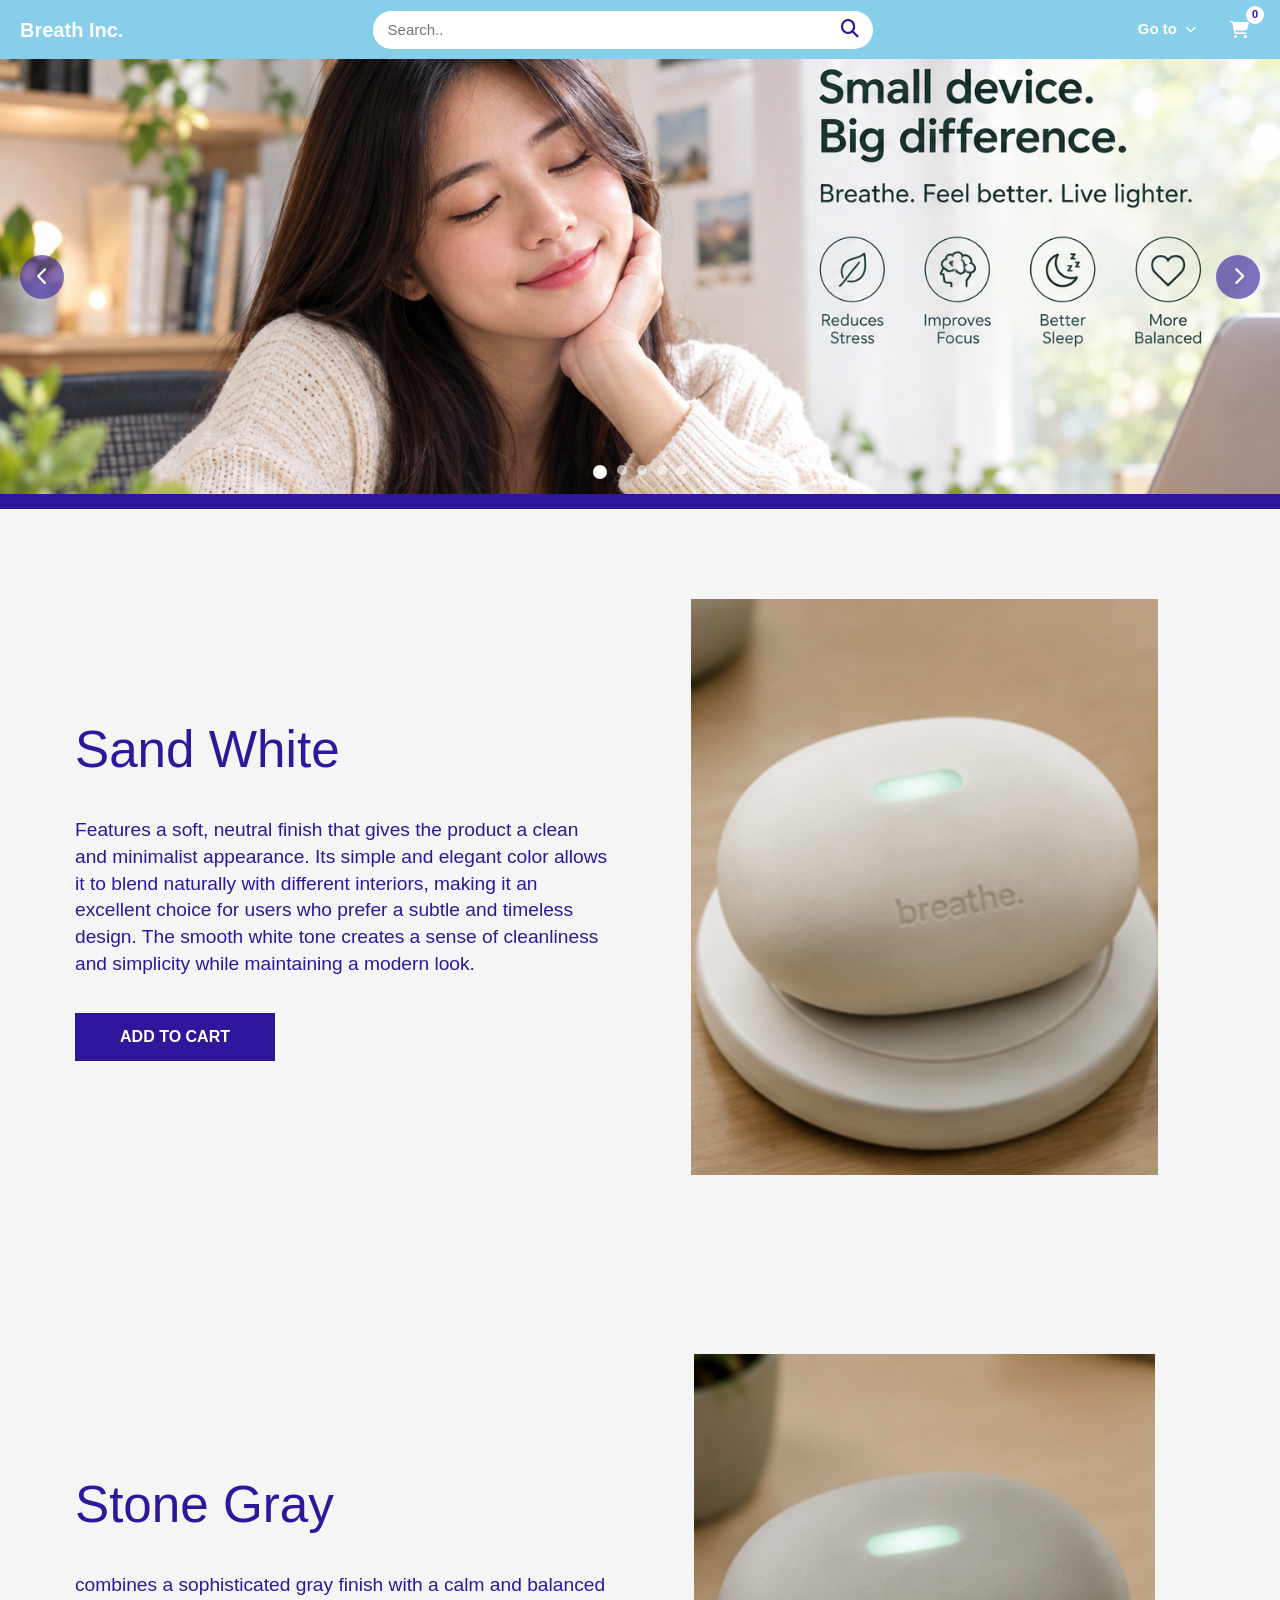
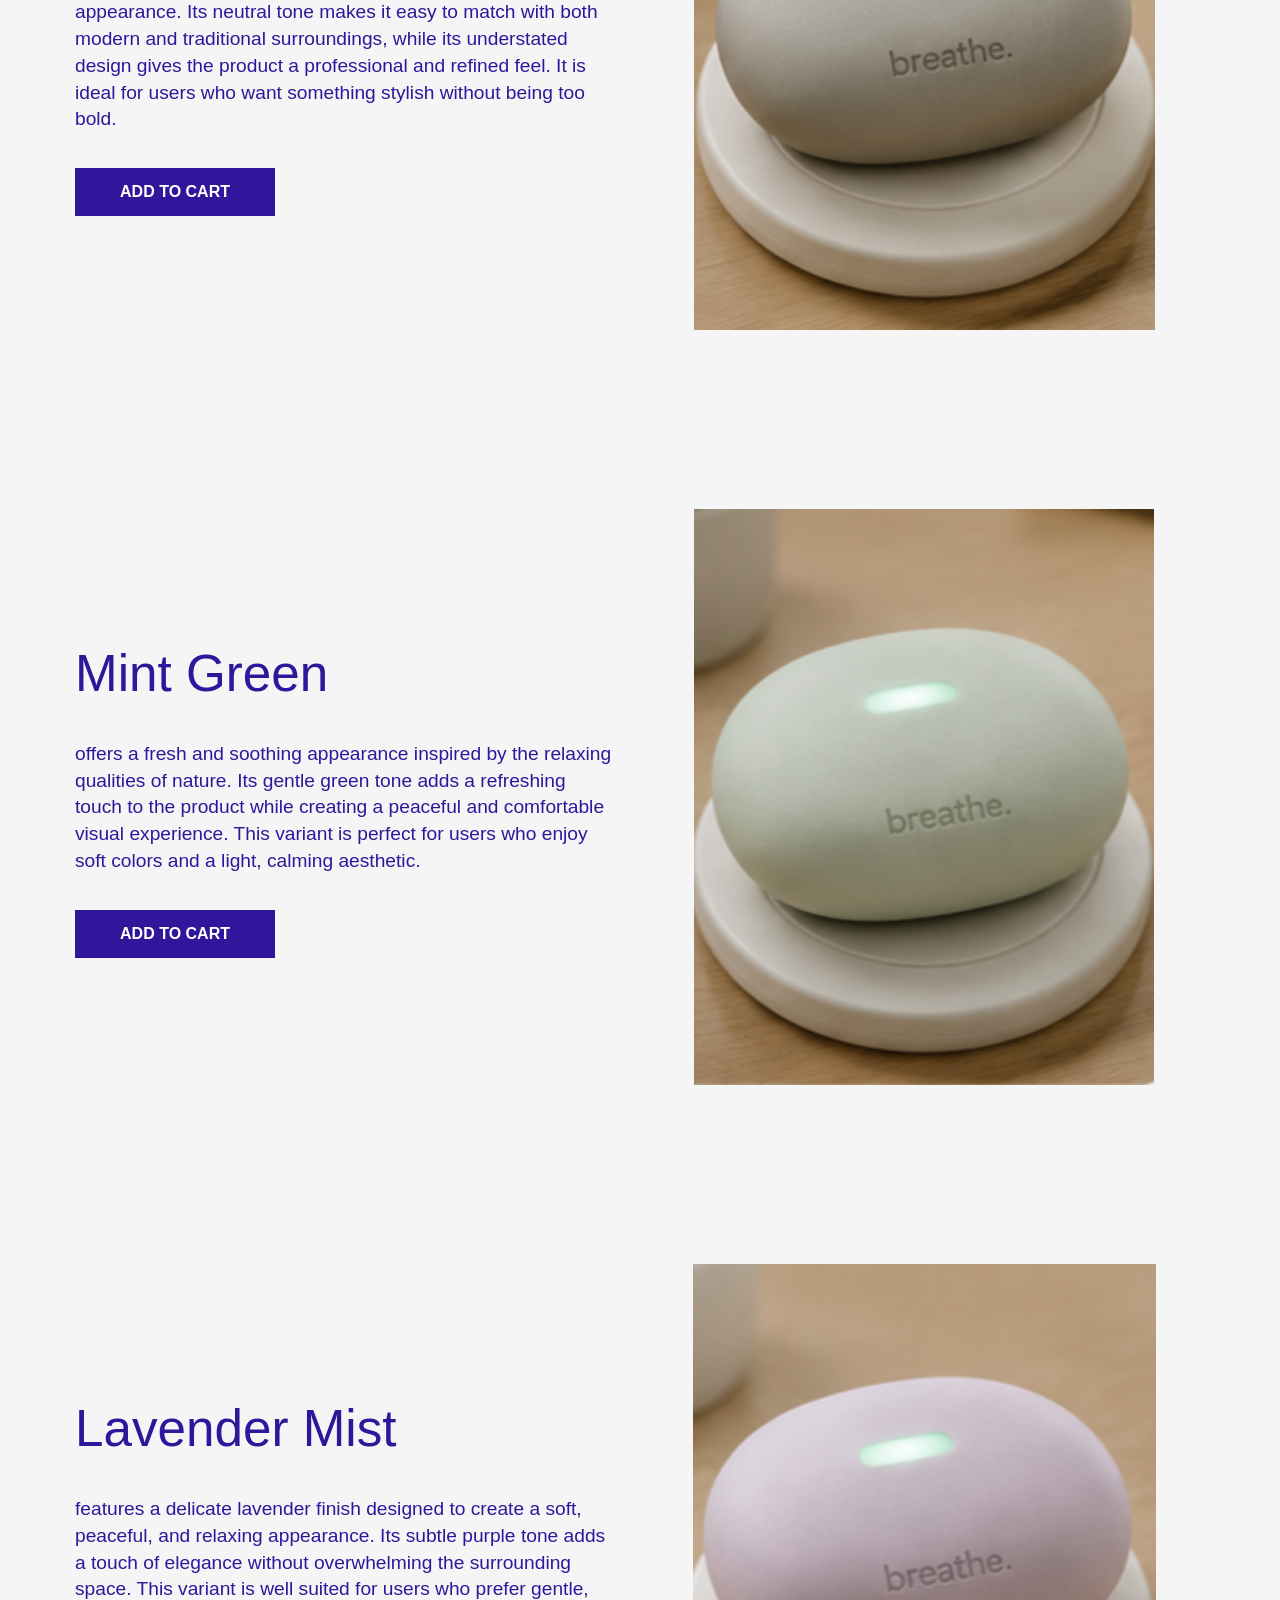
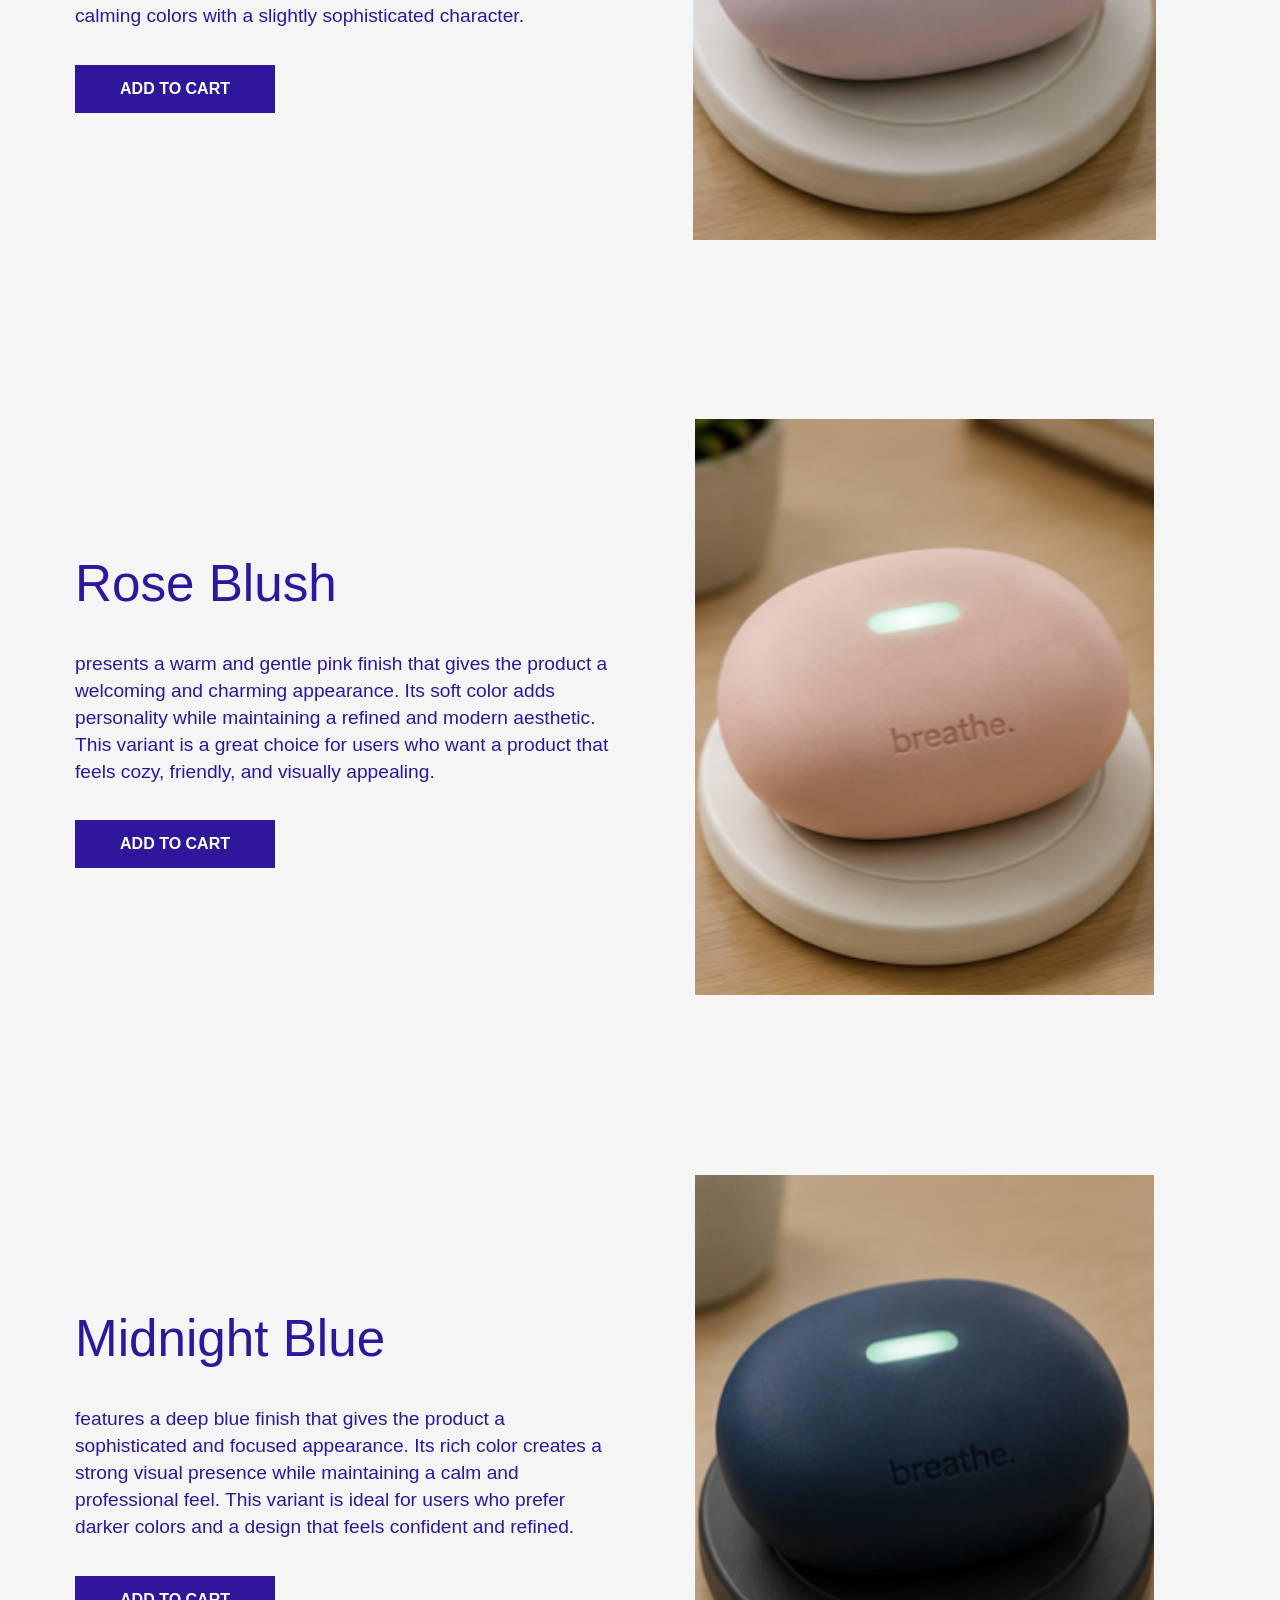
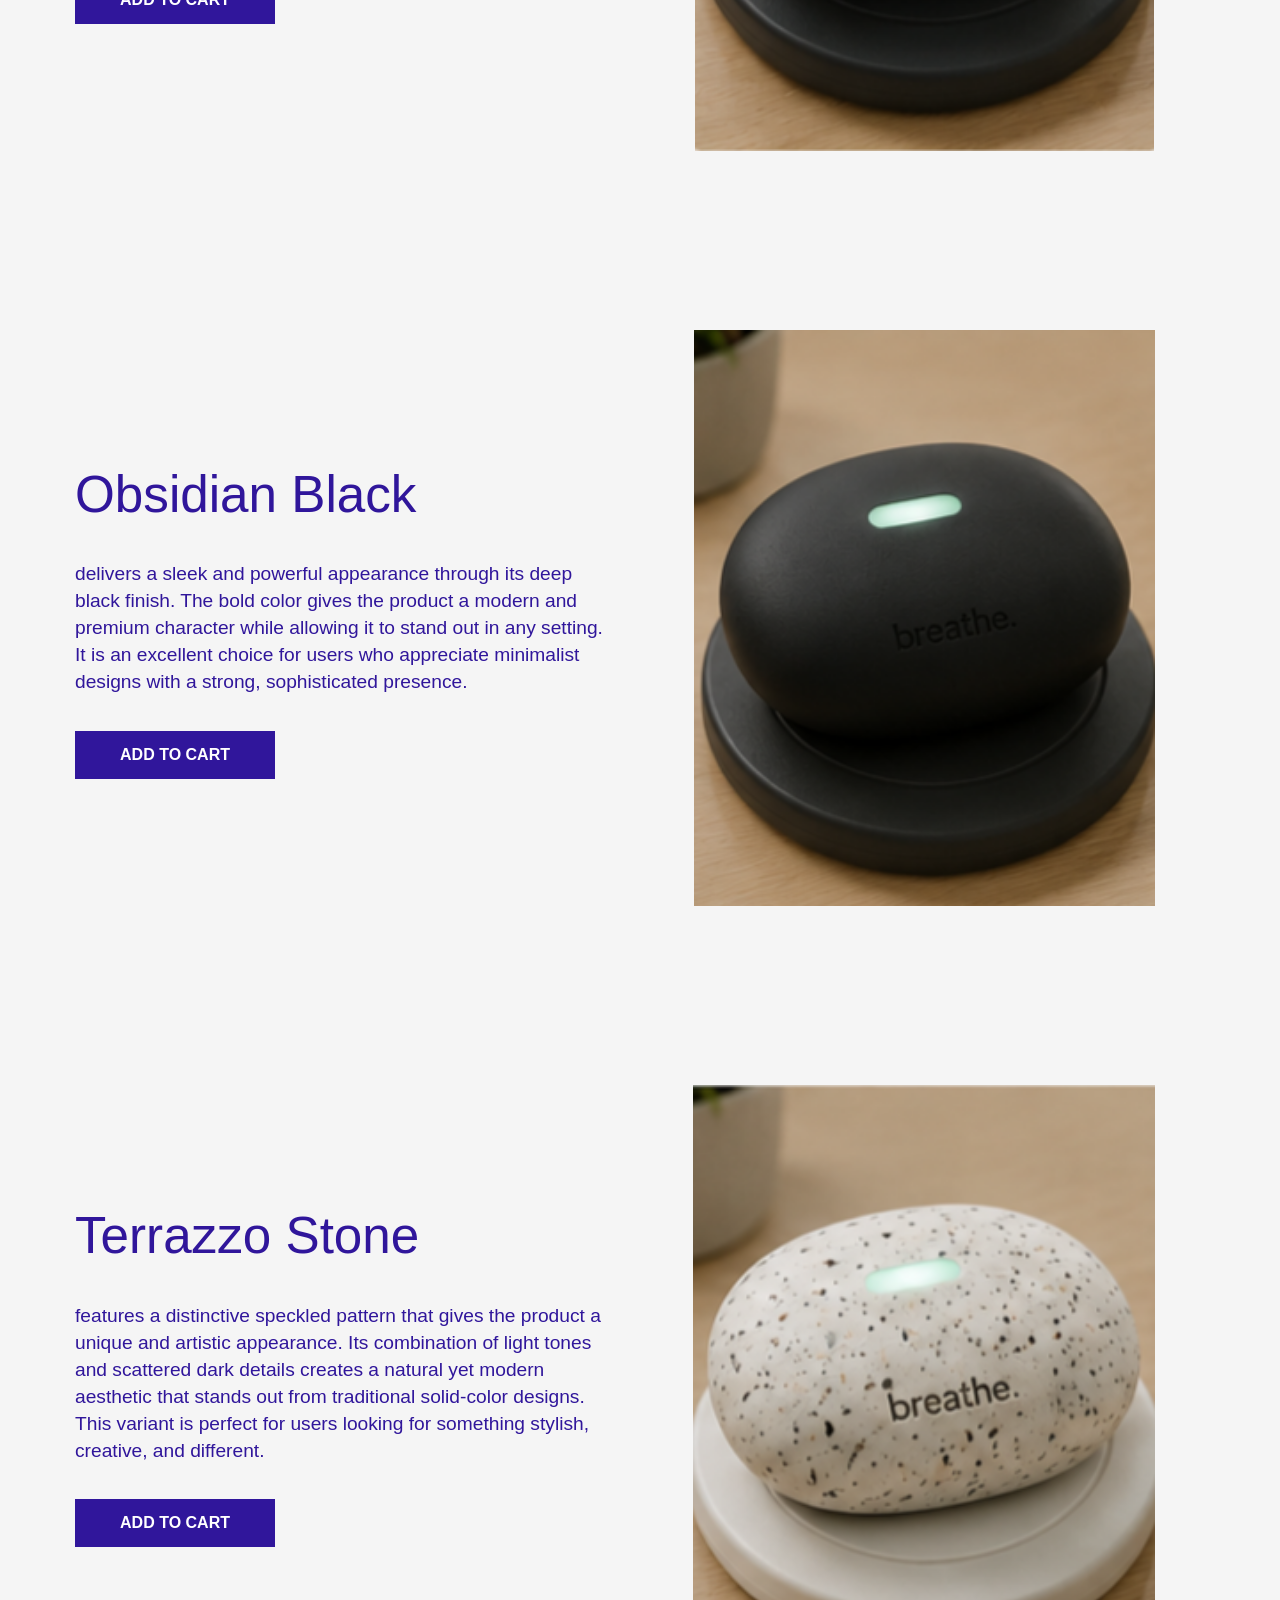
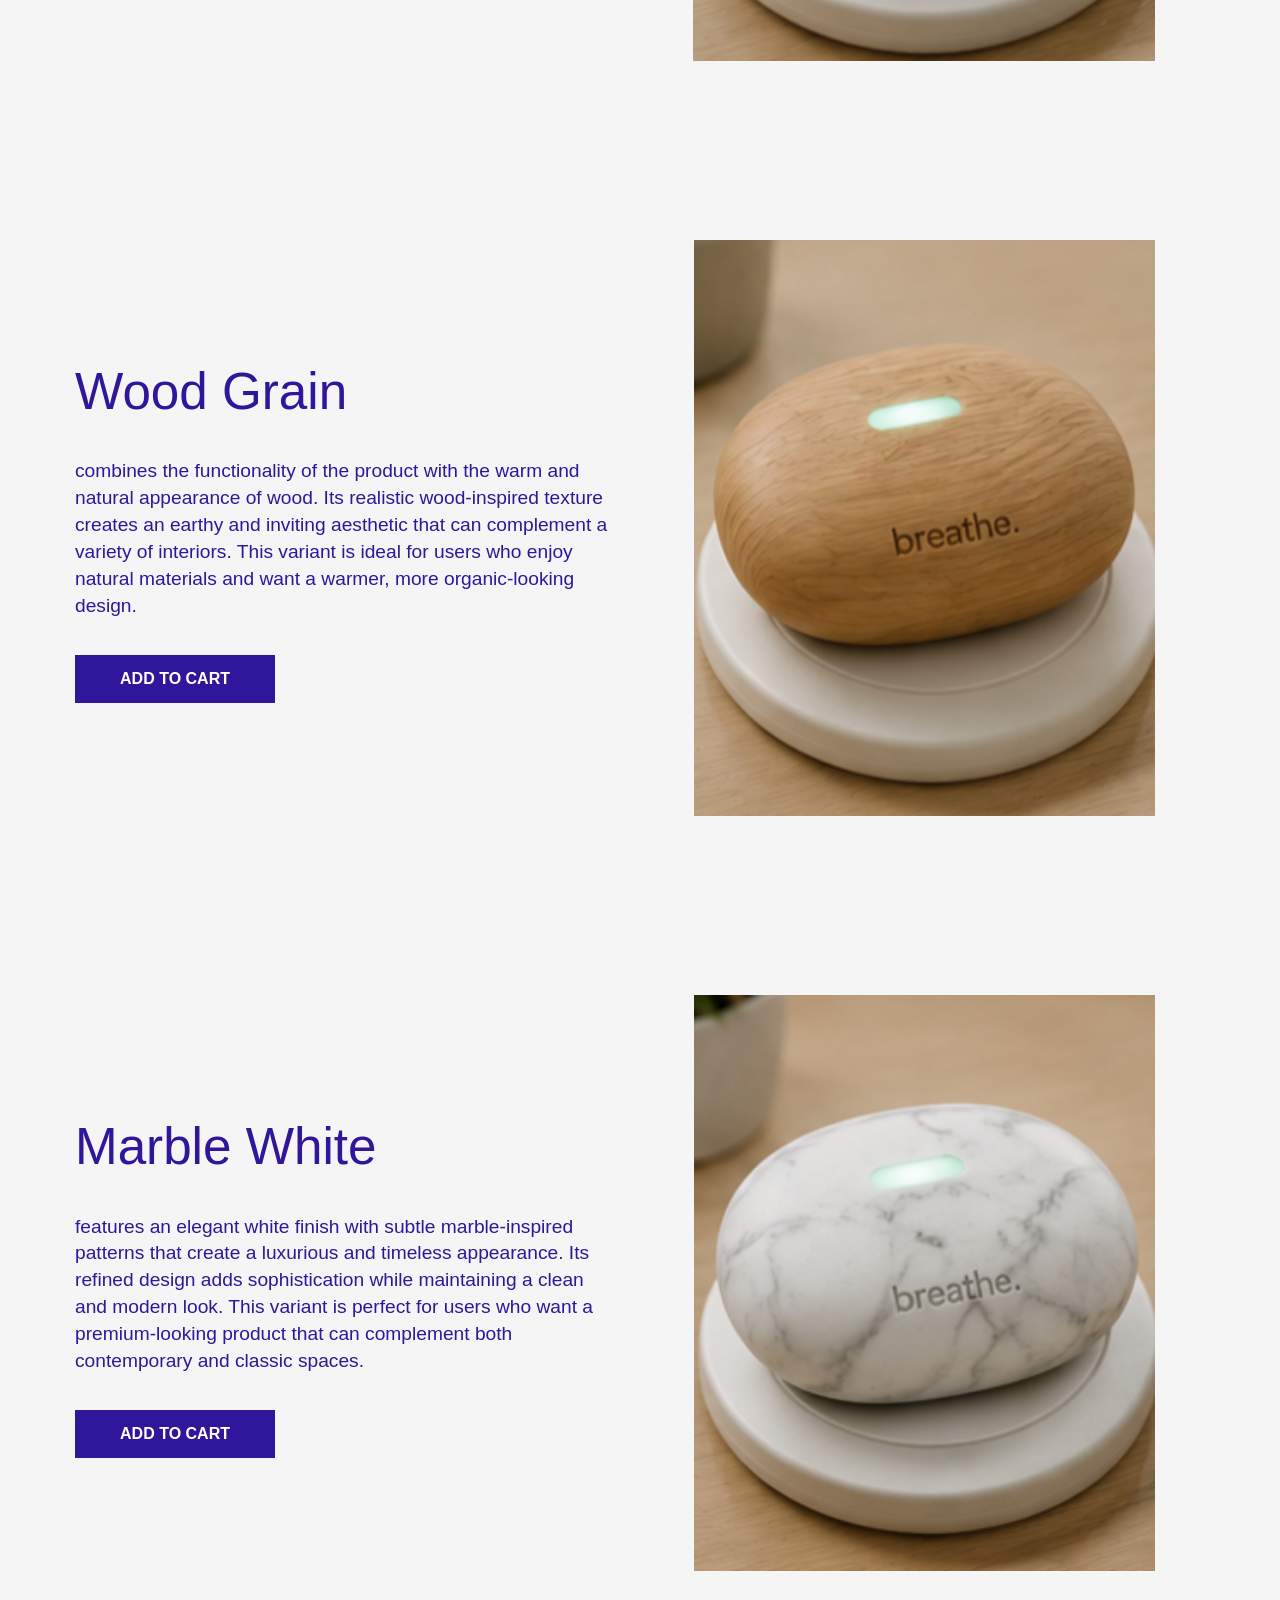
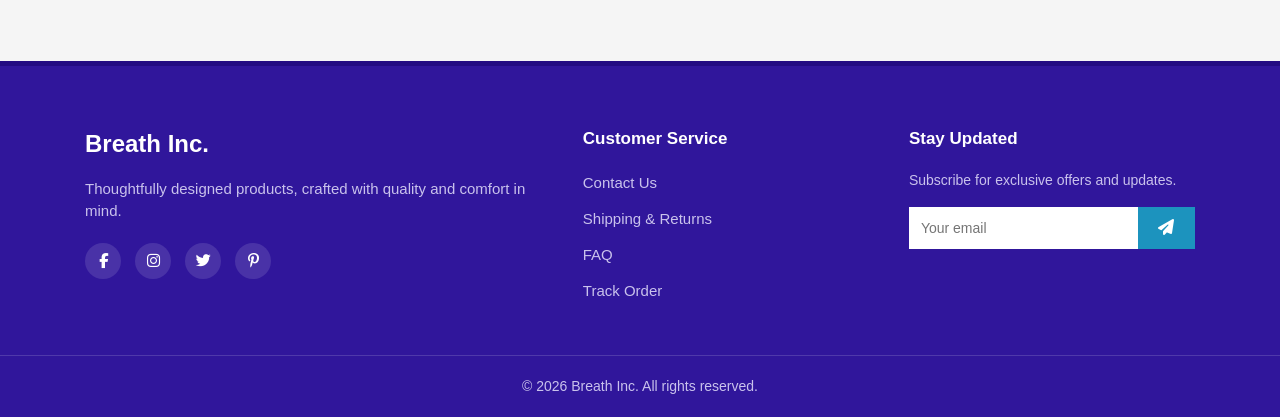
<file: index.html>
<!DOCTYPE html>
<html lang="en">

<head>
    <meta charset="UTF-8">
    <meta name="viewport" content="width=device-width, initial-scale=1.0">

    <title>Breath Inc.</title>

    <link rel="stylesheet" href="main-styles.css">

    <!-- Font Awesome -->
    <link rel="stylesheet"
          href="https://cdnjs.cloudflare.com/ajax/libs/font-awesome/6.5.2/css/all.min.css">
</head>

<body>

    <!-- Skip link for keyboard / screen reader users -->
    <a class="skip-link" href="#main-content">Skip to content</a>

    <!-- =====NAVIGATION BAR===== -->

    <div class="navbar">
        <div class="logo">
            Breath Inc.
        </div>

        <div class="search-box-section">
            <form class="search-box" action="#">
                <input type="text" placeholder="Search.." name="search">
                <button type="submit">
                    <i class="fa-solid fa-magnifying-glass"></i>
                </button>
            </form>
        </div>

        <div class="nav-links">
            <div class="dropdown">
                <button type="button" class="dropdown-toggle">
                    Go to<i class="fa-solid fa-chevron-down"></i>
                </button>

                <div class="dropdown-menu">                
                    <a href="customer-service/customer-service.html#contact">
                        <i class="fa-solid fa-envelope"></i> Contact Us
                    </a>
                    <a href="customer-service/customer-service.html#shipping">
                        <i class="fa-solid fa-truck"></i> Shipping &amp; Returns
                    </a>
                    <a href="customer-service/customer-service.html#faq">
                        <i class="fa-solid fa-circle-question"></i> FAQ
                    </a>
                    <a href="customer-service/customer-service.html#track">
                        <i class="fa-solid fa-box"></i> Track Order
                    </a>
                </div>
            </div>

            <a href="view-cart/view-cart.html" class="cart-link" aria-label="View cart, 0 items">
                <i class="fa-solid fa-cart-shopping" aria-hidden="true"></i>
                <span class="cart-count" id="cartCount">0</span>
            </a>
        </div>
    </div>

    <!-- =====CAROUSEL===== -->

    <div class="hero-carousel">

        <div class="carousel-track">

            <div class="carousel-slide">
                <img src="images/ad-image.png" alt="Promo banner 1">
            </div>

            <div class="carousel-slide">
                <img src="images/ad-image2.png" alt="Promo banner 2">
            </div>

            <div class="carousel-slide">
                <img src="images/ad-image3.png" alt="Promo banner 3">
            </div>

            <div class="carousel-slide">
                <img src="images/ad-image4.png" alt="Promo banner 4">
            </div>

            <div class="carousel-slide">
                <img src="images/ad-image5.png" alt="Promo banner 5">
            </div>

        </div>

        <button class="carousel-btn prev" aria-label="Previous slide">
            <i class="fa-solid fa-chevron-left"></i>
        </button>

        <button class="carousel-btn next" aria-label="Next slide">
            <i class="fa-solid fa-chevron-right"></i>
        </button>

        <div class="carousel-dots">
            <span class="dot active" data-index="0"></span>
            <span class="dot" data-index="1"></span>
            <span class="dot" data-index="2"></span>
            <span class="dot" data-index="3"></span>
            <span class="dot" data-index="4"></span>
        </div>

    </div>

    <!-- =====PRODUCT IMAGES===== -->

    <main id="main-content" class="products">

       <section class="product-container" data-product-id="product1">
            
            <div class="text-container">

                <h1 class="productName">Sand White</h1>

                <p class="description">
                    Features a soft, 
                    neutral finish that gives the product a clean and minimalist appearance. 
                    Its simple and elegant color allows it to blend naturally with different interiors, 
                    making it an excellent choice for users who prefer a subtle and timeless design. 
                    The smooth white tone creates a sense of cleanliness and simplicity while maintaining a modern look.
                </p>
                
                <button type="button" class="addCart" data-name="Sand White" data-price="54.00" data-image="images/product1.png">
                    ADD TO CART
                </button>

            </div>

            <div class="productImg">
                
                <img src="images/product1.png">

            </div>

       </section>

       <section class="product-container" data-product-id="product2">
            
            <div class="text-container">

                <h1 class="productName">Stone Gray</h1>

                <p class="description">
                    combines a sophisticated gray finish with a calm and balanced appearance. 
                    Its neutral tone makes it easy to match with both modern and traditional surroundings, 
                    while its understated design gives the product a professional and refined feel. 
                    It is ideal for users who want something stylish without being too bold.
                </p>
                
                <button type="button" class="addCart" data-name="Stone Gray" data-price="54.00" data-image="images/product2.png">
                    ADD TO CART
                </button>

            </div>

            <div class="productImg">
                
                <img src="images/product2.png">

            </div>

       </section>

       <section class="product-container" data-product-id="product3">
            
            <div class="text-container">

                <h1 class="productName">Mint Green</h1>

                <p class="description">
                    offers a fresh and soothing appearance inspired by the relaxing qualities of nature. 
                    Its gentle green tone adds a refreshing touch to the product while creating a peaceful and comfortable visual experience. 
                    This variant is perfect for users who enjoy soft colors and a light, calming aesthetic.
                </p>
                
                <button type="button" class="addCart" data-name="Mint Green" data-price="54.00" data-image="images/product3.png">
                    ADD TO CART
                </button>

            </div>

            <div class="productImg">
                
                <img src="images/product3.png">

            </div>

       </section>

       <section class="product-container" data-product-id="product4">
            
            <div class="text-container">

                <h1 class="productName">Lavender Mist</h1>

                <p class="description">
                    features a delicate lavender finish designed to create a soft, peaceful, and relaxing appearance. 
                    Its subtle purple tone adds a touch of elegance without overwhelming the surrounding space. 
                    This variant is well suited for users who prefer gentle, calming colors with a slightly sophisticated character.
                </p>
                
                <button type="button" class="addCart" data-name="Lavender Mist" data-price="56.00" data-image="images/product4.png">
                    ADD TO CART
                </button>

            </div>

            <div class="productImg">
                
                <img src="images/product4.png">

            </div>

       </section>

       <section class="product-container" data-product-id="product5">
            
            <div class="text-container">

                <h1 class="productName">Rose Blush</h1>

                <p class="description">
                    presents a warm and gentle pink finish that gives the product a welcoming and charming appearance. 
                    Its soft color adds personality while maintaining a refined and modern aesthetic. 
                    This variant is a great choice for users who want a product that feels cozy, friendly, 
                    and visually appealing.
                </p>
                
                <button type="button" class="addCart" data-name="Rose Blush" data-price="56.00" data-image="images/product5.png">
                    ADD TO CART
                </button>

            </div>

            <div class="productImg">
                
                <img src="images/product5.png">

            </div>

       </section>

       <section class="product-container" data-product-id="product6">
            
            <div class="text-container">

                <h1 class="productName">Midnight Blue</h1>

                <p class="description">
                    features a deep blue finish that gives the product a sophisticated and focused appearance. 
                    Its rich color creates a strong visual presence while maintaining a calm and professional feel. 
                    This variant is ideal for users who prefer darker colors and a design that feels confident and refined.
                </p>
                
                <button type="button" class="addCart" data-name="Midnight Blue" data-price="58.00" data-image="images/product6.png">
                    ADD TO CART
                </button>

            </div>

            <div class="productImg">
                
                <img src="images/product6.png">

            </div>

       </section>

       <section class="product-container" data-product-id="product7">
            
            <div class="text-container">

                <h1 class="productName">Obsidian Black</h1>

                <p class="description">
                    delivers a sleek and powerful appearance through its deep black finish. 
                    The bold color gives the product a modern and premium character while allowing it to stand out in any setting. 
                    It is an excellent choice for users who appreciate minimalist designs with a strong, sophisticated presence.
                </p>
                
                <button type="button" class="addCart" data-name="Obsidian Black" data-price="58.00" data-image="images/product7.png">
                    ADD TO CART
                </button>

            </div>

            <div class="productImg">
                
                <img src="images/product7.png">

            </div>

       </section>

       <section class="product-container" data-product-id="product8">
            
            <div class="text-container">

                <h1 class="productName">Terrazzo Stone</h1>

                <p class="description">
                    features a distinctive speckled pattern that gives the product a unique and artistic appearance. 
                    Its combination of light tones and scattered dark details creates a natural yet modern aesthetic that stands out from traditional solid-color designs. 
                    This variant is perfect for users looking for something stylish, creative, and different.
                </p>
                
                <button type="button" class="addCart" data-name="Terrazzo Stone" data-price="68.00" data-image="images/product8.png">
                    ADD TO CART
                </button>

            </div>

            <div class="productImg">
                
                <img src="images/product8.png">

            </div>

       </section>

       <section class="product-container" data-product-id="product9">
            
            <div class="text-container">

                <h1 class="productName">Wood Grain</h1>

                <p class="description">
                    combines the functionality of the product with the warm and natural appearance of wood. 
                    Its realistic wood-inspired texture creates an earthy and inviting aesthetic that can complement a variety of interiors. 
                    This variant is ideal for users who enjoy natural materials and want a warmer, more organic-looking design.
                </p>
                
                <button type="button" class="addCart" data-name="Wood Grain" data-price="72.00" data-image="images/product9.png">
                    ADD TO CART
                </button>

            </div>

            <div class="productImg">
                
                <img src="images/product9.png">

            </div>

       </section>

       <section class="product-container" data-product-id="product10">
            
            <div class="text-container">

                <h1 class="productName">Marble White</h1>

                <p class="description">
                    features an elegant white finish with subtle marble-inspired patterns that create a luxurious and timeless appearance. 
                    Its refined design adds sophistication while maintaining a clean and modern look. 
                    This variant is perfect for users who want a premium-looking product that can complement both contemporary and classic spaces.
                </p>
                
                <button type="button" class="addCart" data-name="Marble White" data-price="74.00" data-image="images/product10.png">
                    ADD TO CART
                </button>

            </div>

            <div class="productImg">
                
                <img src="images/product10.png">

            </div>

       </section>

    </main>

    <footer class="site-footer">

        <div class="footer-container">

            <div class="footer-col footer-brand">
                <h2 class="footer-logo">Breath Inc.</h2>
                <p class="footer-tagline">
                    Thoughtfully designed products, crafted with quality
                    and comfort in mind.
                </p>
                <div class="footer-socials">
                    <a href="#" aria-label="Facebook"><i class="fa-brands fa-facebook-f"></i></a>
                    <a href="#" aria-label="Instagram"><i class="fa-brands fa-instagram"></i></a>
                    <a href="#" aria-label="Twitter"><i class="fa-brands fa-twitter"></i></a>
                    <a href="#" aria-label="Pinterest"><i class="fa-brands fa-pinterest-p"></i></a>
                </div>
            </div>

            <div class="footer-col">
                <h3>Customer Service</h3>
                <ul>
                    <li><a href="customer-service/customer-service.html#contact">Contact Us</a></li>
                    <li><a href="customer-service/customer-service.html#shipping">Shipping &amp; Returns</a></li>
                    <li><a href="customer-service/customer-service.html#faq">FAQ</a></li>
                    <li><a href="customer-service/customer-service.html#track">Track Order</a></li>
                </ul>
            </div>

            <div class="footer-col footer-newsletter">
                <h3>Stay Updated</h3>
                <p>Subscribe for exclusive offers and updates.</p>
                <form class="newsletter-form" action="#">
                    <label for="indexNewsletterEmail" class="sr-only">Your email</label>
                    <input id="indexNewsletterEmail" type="email" placeholder="Your email" name="newsletter-email" required>
                    <button type="submit" aria-label="Subscribe">
                        <i class="fa-solid fa-paper-plane"></i>
                    </button>
                </form>
            </div>

        </div>

        <div class="footer-bottom">
            <p>&copy; 2026 Breath Inc. All rights reserved.</p>
        </div>

    </footer>

    <script src="javascript_main/carousel-script.js"></script>
    <script src="javascript_main/navbar-script.js"></script>
    <script src="javascript_main/search-script.js"></script>
    <script src="javascript_main/add-to-cart-script.js"></script>
</body>
</html>
</file>
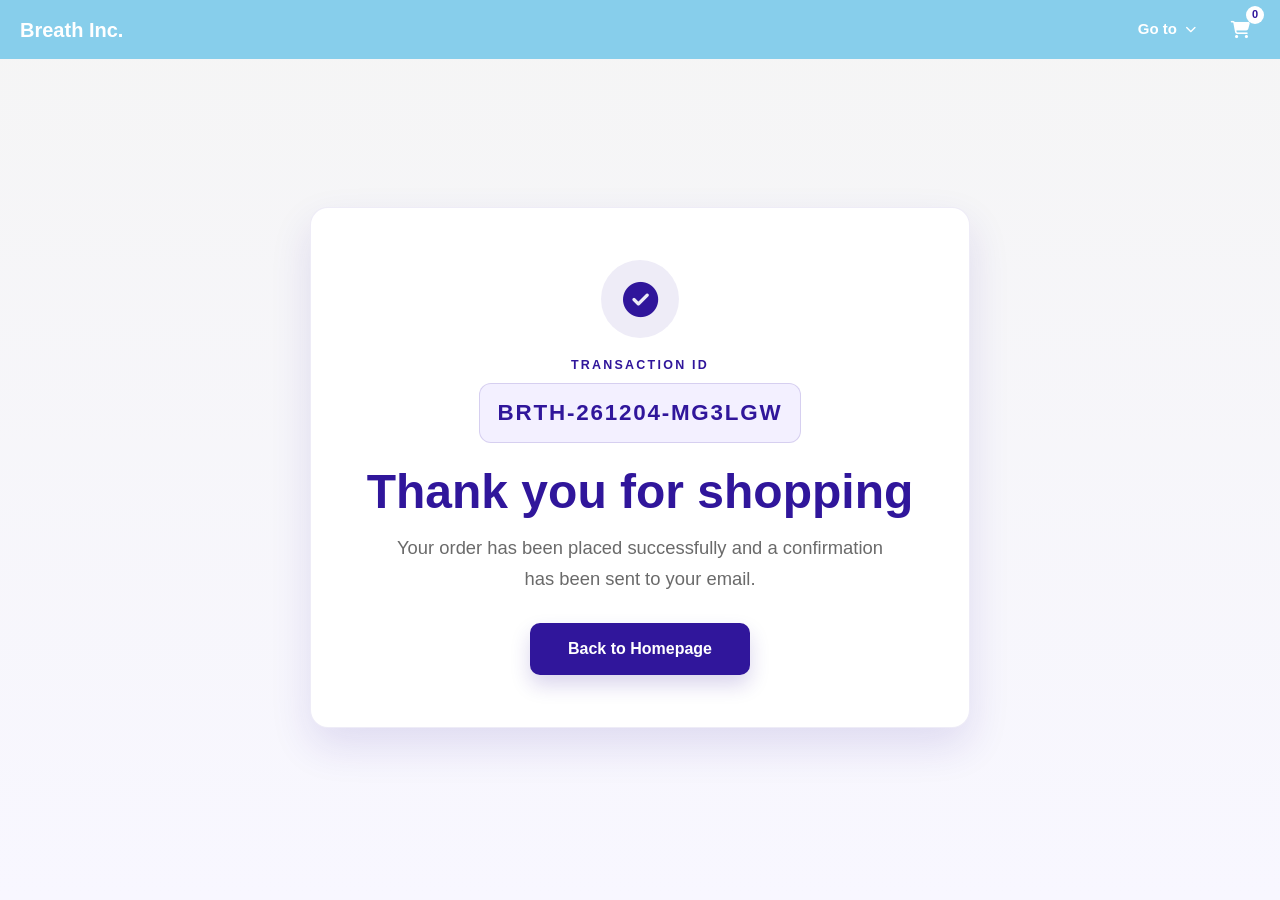
<file: check-out/checkout-confirmation.html>
<!DOCTYPE html>
<html lang="en">

<head>
    <meta charset="UTF-8">
    <meta name="viewport" content="width=device-width, initial-scale=1.0">
    <meta name="description" content="Breath Inc. checkout confirmation page with transaction details and return home action.">
    <title>Order Confirmation — Breath Inc.</title>

    <link rel="stylesheet" href="../main-styles.css">
    <link rel="stylesheet" href="checkout-confirmation.css">

    <!-- Font Awesome -->
    <link rel="stylesheet"
          href="https://cdnjs.cloudflare.com/ajax/libs/font-awesome/6.5.2/css/all.min.css">
</head>

<body>
    <a class="skip-link" href="#confirmationMain">Skip to confirmation</a>

    <div class="navbar" aria-label="Main site navigation">
        <div class="logo">Breath Inc.</div>

        <div class="nav-links">
            <div class="dropdown">
                <button type="button" class="dropdown-toggle" aria-expanded="false">
                    Go to<i class="fa-solid fa-chevron-down" aria-hidden="true"></i>
                </button>

                <div class="dropdown-menu">
                    <a href="../customer-service/customer-service.html#contact">
                        <i class="fa-solid fa-envelope" aria-hidden="true"></i> Contact Us
                    </a>
                    <a href="../customer-service/customer-service.html#shipping">
                        <i class="fa-solid fa-truck" aria-hidden="true"></i> Shipping &amp; Returns
                    </a>
                    <a href="../customer-service/customer-service.html#faq">
                        <i class="fa-solid fa-circle-question" aria-hidden="true"></i> FAQ
                    </a>
                    <a href="../customer-service/customer-service.html#track">
                        <i class="fa-solid fa-box" aria-hidden="true"></i> Track Order
                    </a>
                </div>
            </div>

            <a href="../view-cart/view-cart.html" class="cart-link" aria-label="View cart, 0 items">
                <i class="fa-solid fa-cart-shopping" aria-hidden="true"></i>
                <span class="cart-count" id="cartCount">0</span>
            </a>
        </div>
    </div>

    <main id="confirmationMain" class="confirmation-page" aria-labelledby="confirmationTitle">
        <div class="confirmation-card" role="status" aria-live="polite" aria-atomic="true">
            <div class="confirmation-icon" aria-hidden="true">
                <i class="fa-solid fa-circle-check"></i>
            </div>

            <p class="transaction-label">Transaction ID</p>
            <p id="transactionId" class="transaction-id">Loading...</p>

            <h1 id="confirmationTitle">Thank you for shopping</h1>
            <p class="confirmation-copy">Your order has been placed successfully and a confirmation has been sent to your email.</p>

            <button type="button" id="returnHomeBtn" class="home-button">
                Back to Homepage
            </button>
        </div>
    </main>

    <script src="../javascript_main/navbar-script.js"></script>
    <script src="../javascript_main/checkout-confirmation.js"></script>
</body>
</html>
</file>
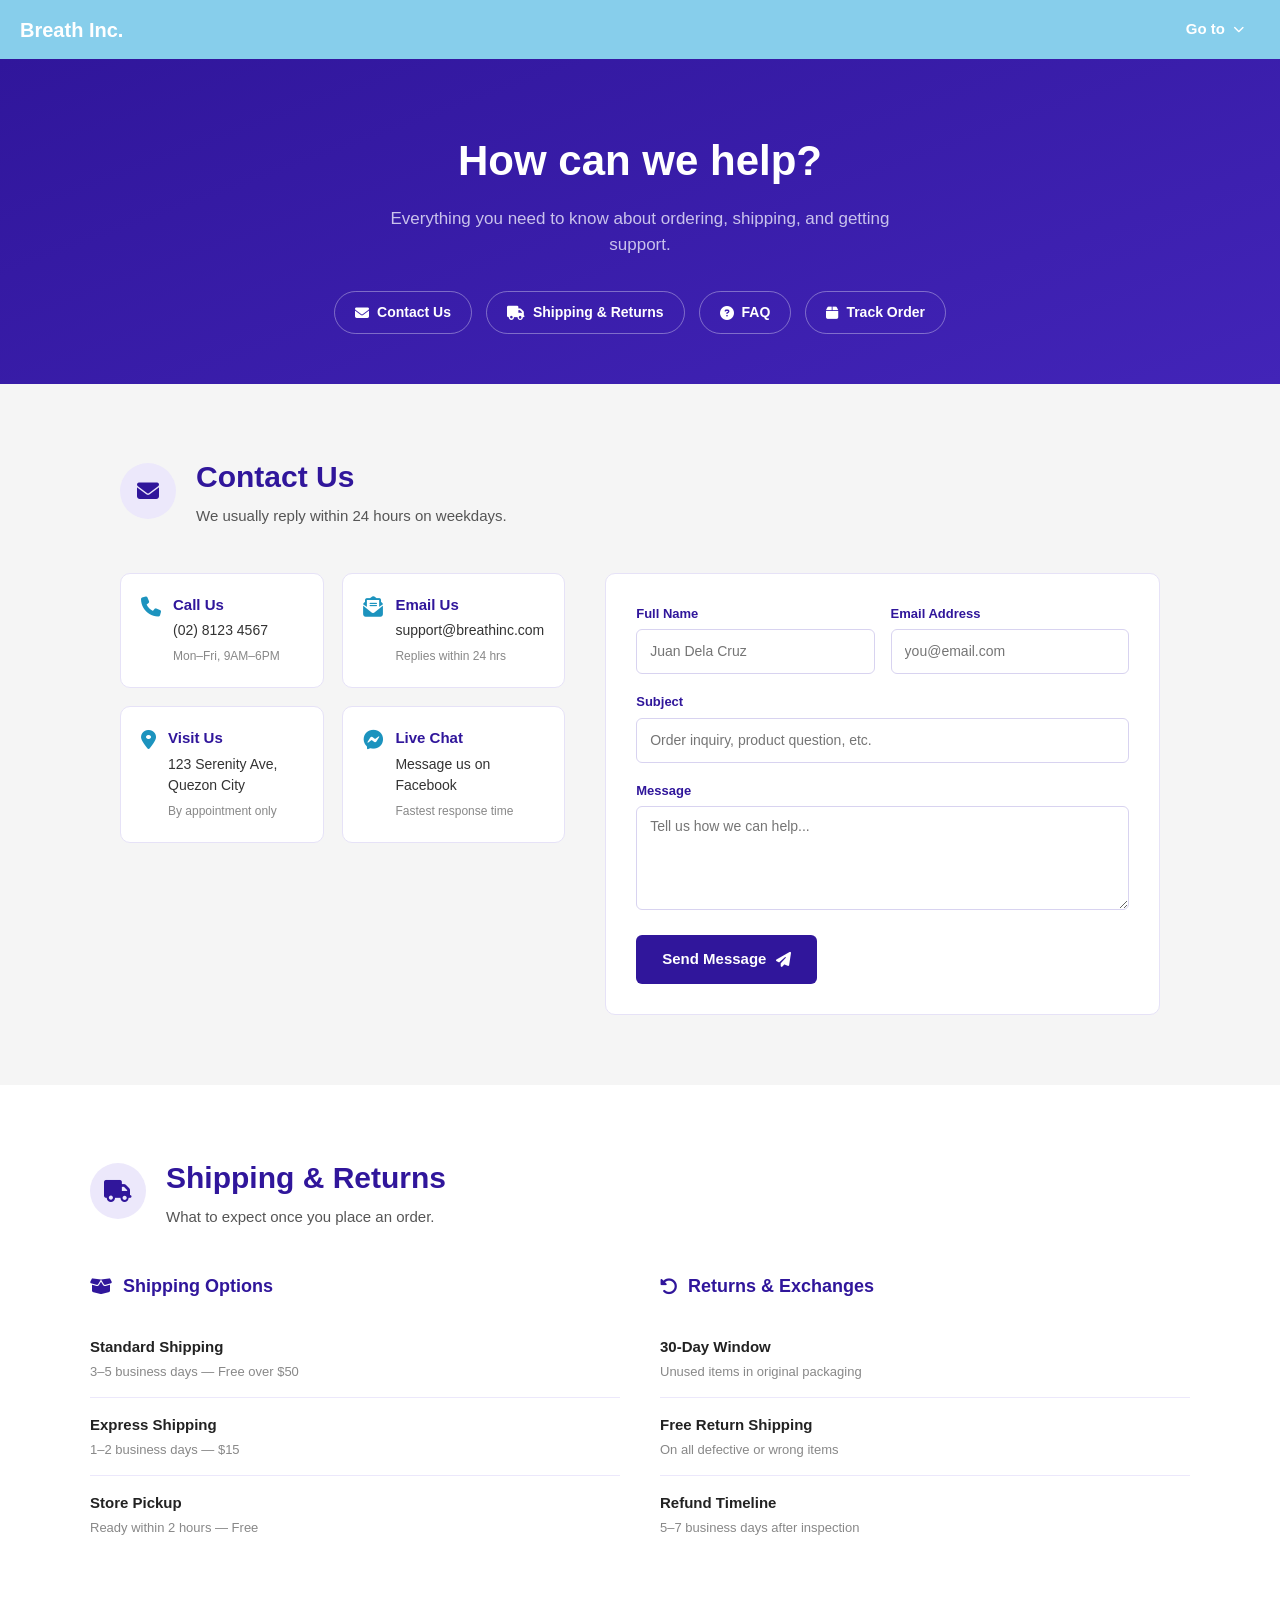
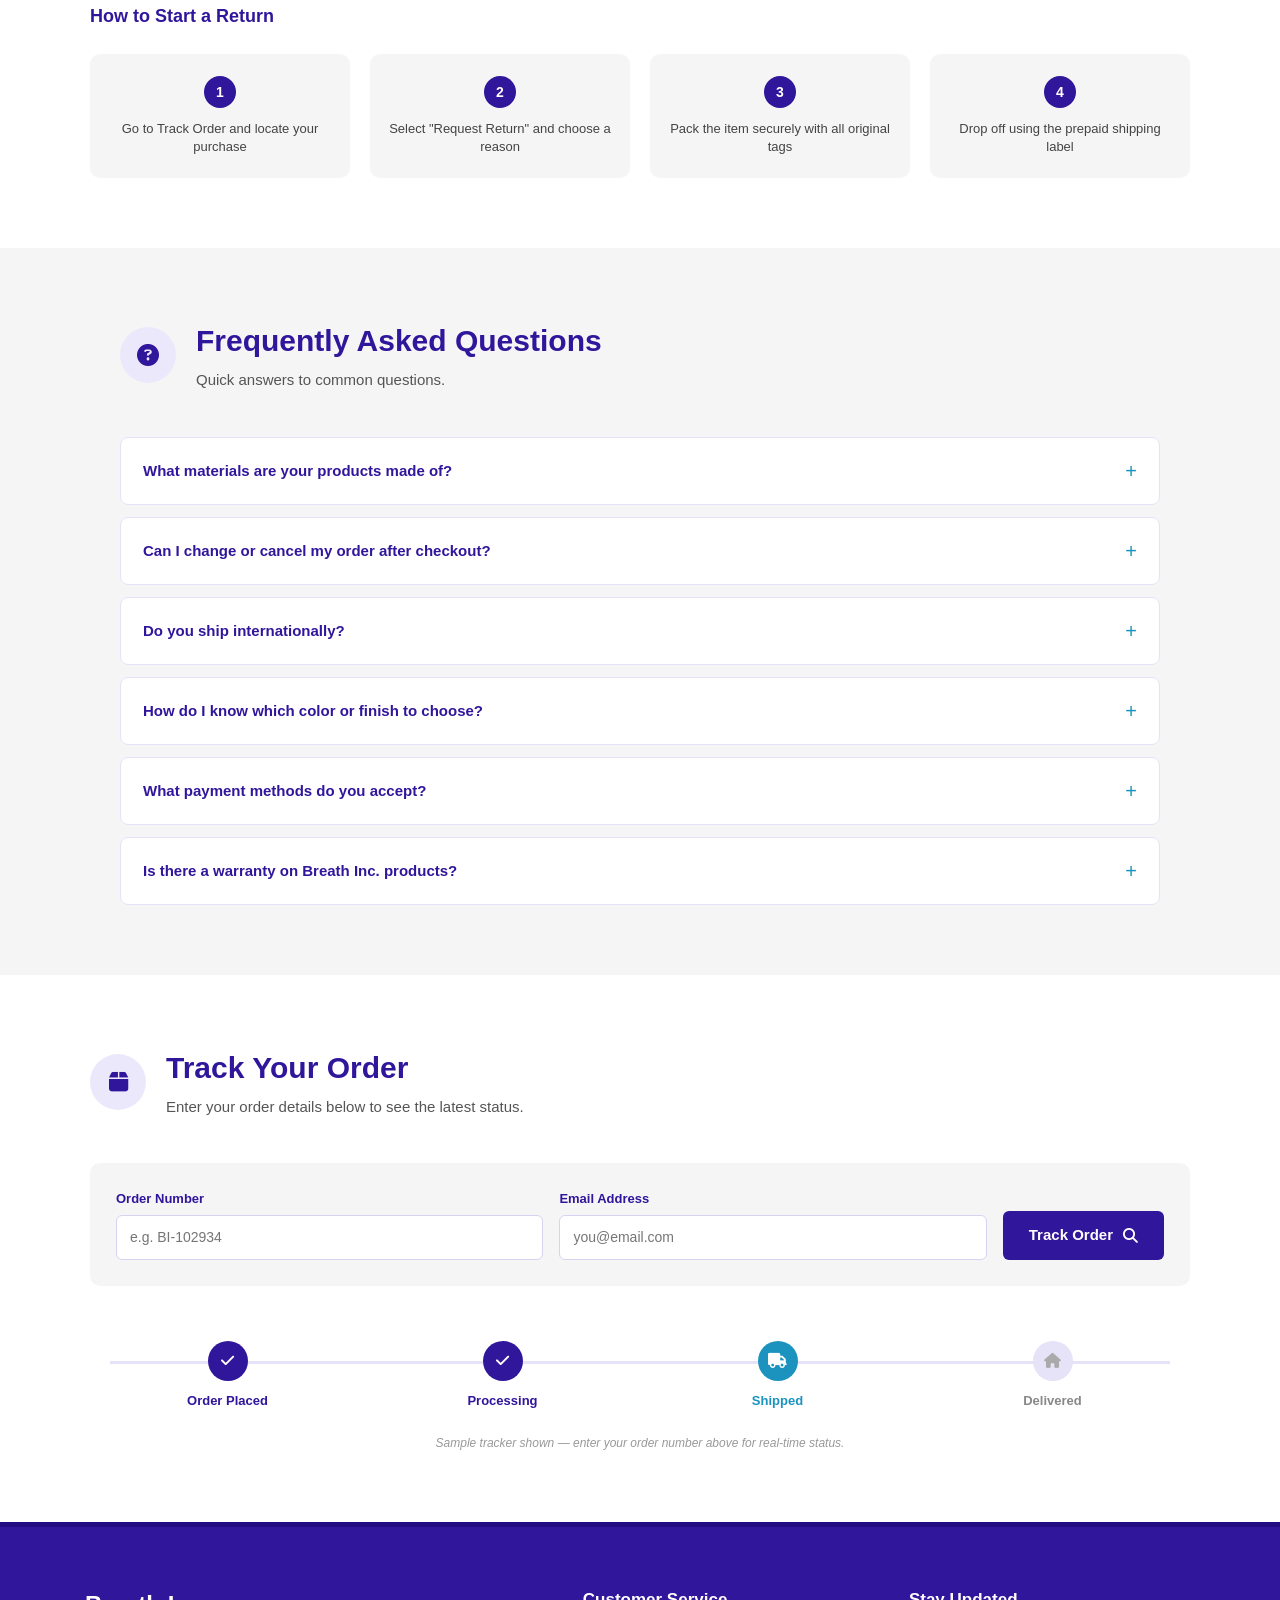
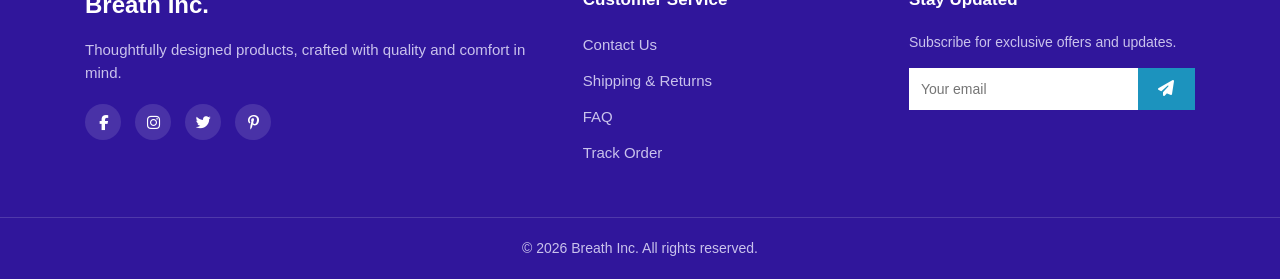
<file: customer-service/customer-service.html>
<!DOCTYPE html>
<html lang="en">

<head>
    <meta charset="UTF-8">
    <meta name="viewport" content="width=device-width, initial-scale=1.0">

    <title>Customer Service | Breath Inc.</title>

    <link rel="stylesheet" href="../main-styles.css">
    <link rel="stylesheet" href="customer-service.css">

    <!-- Font Awesome -->
    <link rel="stylesheet"
          href="https://cdnjs.cloudflare.com/ajax/libs/font-awesome/6.5.2/css/all.min.css">
</head>

<body>

    <!-- =====NAVIGATION BAR===== -->

    <div class="navbar">
        <div class="logo">
            Breath Inc.
        </div>

        <div class="nav-links">
            <div class="dropdown">
                <button type="button" class="dropdown-toggle">
                    Go to <i class="fa-solid fa-chevron-down"></i>
                </button>

                <div class="dropdown-menu">
                    <a href="../index.html">
                        <i class="fa-solid fa-home"></i> Homepage
                    </a>
                    <a href="../customer-service/customer-service.html#contact">
                        <i class="fa-solid fa-envelope"></i> Contact Us
                    </a>
                    <a href="../customer-service/customer-service.html#shipping">
                        <i class="fa-solid fa-truck"></i> Shipping &amp; Returns
                    </a>
                    <a href="../customer-service/customer-service.html#faq">
                        <i class="fa-solid fa-circle-question"></i> FAQ
                    </a>
                    <a href="../customer-service/customer-service.html#track">
                        <i class="fa-solid fa-box"></i> Track Order
                    </a>
                </div>
            </div>
        </div>
    </div>

    <!-- =====PAGE HERO===== -->

    <div class="cs-hero">
        <h1>How can we help?</h1>
        <p>Everything you need to know about ordering, shipping, and getting support.</p>

        <div class="cs-hero-nav">
            <a href="#contact"><i class="fa-solid fa-envelope"></i> Contact Us</a>
            <a href="#shipping"><i class="fa-solid fa-truck"></i> Shipping &amp; Returns</a>
            <a href="#faq"><i class="fa-solid fa-circle-question"></i> FAQ</a>
            <a href="#track"><i class="fa-solid fa-box"></i> Track Order</a>
        </div>
    </div>

    <main class="cs-main">

        <!-- =====CONTACT US===== -->

        <section id="contact" class="cs-section">

            <div class="cs-section-header">
                <span class="cs-icon"><i class="fa-solid fa-envelope"></i></span>
                <div>
                    <h2>Contact Us</h2>
                    <p>We usually reply within 24 hours on weekdays.</p>
                </div>
            </div>

            <div class="cs-contact-grid">

                <div class="cs-contact-cards">

                    <div class="cs-info-card">
                        <i class="fa-solid fa-phone"></i>
                        <div>
                            <h3>Call Us</h3>
                            <p>(02) 8123 4567</p>
                            <span>Mon&ndash;Fri, 9AM&ndash;6PM</span>
                        </div>
                    </div>

                    <div class="cs-info-card">
                        <i class="fa-solid fa-envelope-open-text"></i>
                        <div>
                            <h3>Email Us</h3>
                            <p>support@breathinc.com</p>
                            <span>Replies within 24 hrs</span>
                        </div>
                    </div>

                    <div class="cs-info-card">
                        <i class="fa-solid fa-location-dot"></i>
                        <div>
                            <h3>Visit Us</h3>
                            <p>123 Serenity Ave, Quezon City</p>
                            <span>By appointment only</span>
                        </div>
                    </div>

                    <div class="cs-info-card">
                        <i class="fa-brands fa-facebook-messenger"></i>
                        <div>
                            <h3>Live Chat</h3>
                            <p>Message us on Facebook</p>
                            <span>Fastest response time</span>
                        </div>
                    </div>

                </div>

                <form class="cs-contact-form" action="#">

                    <div class="cs-form-row">
                        <div class="cs-form-group">
                            <label for="cs-name">Full Name</label>
                            <input type="text" id="cs-name" name="name" placeholder="Juan Dela Cruz" required>
                        </div>

                        <div class="cs-form-group">
                            <label for="cs-email">Email Address</label>
                            <input type="email" id="cs-email" name="email" placeholder="you@email.com" required>
                        </div>
                    </div>

                    <div class="cs-form-group">
                        <label for="cs-subject">Subject</label>
                        <input type="text" id="cs-subject" name="subject" placeholder="Order inquiry, product question, etc.">
                    </div>

                    <div class="cs-form-group">
                        <label for="cs-message">Message</label>
                        <textarea id="cs-message" name="message" rows="5" placeholder="Tell us how we can help..." required></textarea>
                    </div>

                    <button type="submit" class="cs-submit-btn">
                        Send Message <i class="fa-solid fa-paper-plane"></i>
                    </button>

                </form>

            </div>

        </section>

        <!-- =====SHIPPING & RETURNS===== -->

        <section id="shipping" class="cs-section cs-section-alt">

            <div class="cs-section-header">
                <span class="cs-icon"><i class="fa-solid fa-truck"></i></span>
                <div>
                    <h2>Shipping &amp; Returns</h2>
                    <p>What to expect once you place an order.</p>
                </div>
            </div>

            <div class="cs-columns">

                <div class="cs-column">
                    <h3><i class="fa-solid fa-box-open"></i> Shipping Options</h3>

                    <ul class="cs-list">
                        <li>
                            <strong>Standard Shipping</strong>
                            <span>3&ndash;5 business days &mdash; Free over $50</span>
                        </li>
                        <li>
                            <strong>Express Shipping</strong>
                            <span>1&ndash;2 business days &mdash; $15</span>
                        </li>
                        <li>
                            <strong>Store Pickup</strong>
                            <span>Ready within 2 hours &mdash; Free</span>
                        </li>
                    </ul>
                </div>

                <div class="cs-column">
                    <h3><i class="fa-solid fa-rotate-left"></i> Returns &amp; Exchanges</h3>

                    <ul class="cs-list">
                        <li>
                            <strong>30-Day Window</strong>
                            <span>Unused items in original packaging</span>
                        </li>
                        <li>
                            <strong>Free Return Shipping</strong>
                            <span>On all defective or wrong items</span>
                        </li>
                        <li>
                            <strong>Refund Timeline</strong>
                            <span>5&ndash;7 business days after inspection</span>
                        </li>
                    </ul>
                </div>

            </div>

            <div class="cs-steps">
                <h3>How to Start a Return</h3>

                <div class="cs-steps-track">
                    <div class="cs-step">
                        <span class="cs-step-num">1</span>
                        <p>Go to Track Order and locate your purchase</p>
                    </div>
                    <div class="cs-step">
                        <span class="cs-step-num">2</span>
                        <p>Select "Request Return" and choose a reason</p>
                    </div>
                    <div class="cs-step">
                        <span class="cs-step-num">3</span>
                        <p>Pack the item securely with all original tags</p>
                    </div>
                    <div class="cs-step">
                        <span class="cs-step-num">4</span>
                        <p>Drop off using the prepaid shipping label</p>
                    </div>
                </div>
            </div>

        </section>

        <!-- =====FAQ===== -->

        <section id="faq" class="cs-section">

            <div class="cs-section-header">
                <span class="cs-icon"><i class="fa-solid fa-circle-question"></i></span>
                <div>
                    <h2>Frequently Asked Questions</h2>
                    <p>Quick answers to common questions.</p>
                </div>
            </div>

            <div class="cs-faq-list">

                <details class="cs-faq-item">
                    <summary>What materials are your products made of?</summary>
                    <p>Each variant is crafted from durable, skin-safe materials designed to stay comfortable with
                    everyday use. Specific material details are listed on each product page.</p>
                </details>

                <details class="cs-faq-item">
                    <summary>Can I change or cancel my order after checkout?</summary>
                    <p>Orders can be modified or cancelled within 1 hour of purchase. After that, your order enters
                    processing and can no longer be changed, but you may still request a return once delivered.</p>
                </details>

                <details class="cs-faq-item">
                    <summary>Do you ship internationally?</summary>
                    <p>Currently we only ship within the Philippines. We're working on expanding to more regions
                    soon &mdash; sign up for our newsletter to be the first to know.</p>
                </details>

                <details class="cs-faq-item">
                    <summary>How do I know which color or finish to choose?</summary>
                    <p>Every product page includes a full description of each finish's look and feel. If you're
                    still unsure, our support team is happy to help you decide &mdash; just reach out through the
                    Contact Us form.</p>
                </details>

                <details class="cs-faq-item">
                    <summary>What payment methods do you accept?</summary>
                    <p>We accept major credit and debit cards, GCash, Maya, and cash on delivery for select areas.</p>
                </details>

                <details class="cs-faq-item">
                    <summary>Is there a warranty on Breath Inc. products?</summary>
                    <p>Yes, all products come with a 6-month warranty against manufacturing defects. Normal wear and
                    tear is not covered.</p>
                </details>

            </div>

        </section>

        <!-- =====TRACK ORDER===== -->

        <section id="track" class="cs-section cs-section-alt">

            <div class="cs-section-header">
                <span class="cs-icon"><i class="fa-solid fa-box"></i></span>
                <div>
                    <h2>Track Your Order</h2>
                    <p>Enter your order details below to see the latest status.</p>
                </div>
            </div>

            <form class="cs-track-form" action="#">

                <div class="cs-form-group">
                    <label for="order-number">Order Number</label>
                    <input type="text" id="order-number" name="order-number" placeholder="e.g. BI-102934" required>
                </div>

                <div class="cs-form-group">
                    <label for="order-email">Email Address</label>
                    <input type="email" id="order-email" name="order-email" placeholder="you@email.com" required>
                </div>

                <button type="submit" class="cs-submit-btn">
                    Track Order <i class="fa-solid fa-magnifying-glass"></i>
                </button>

            </form>

            <div class="cs-track-status">

                <div class="cs-track-line">
                    <div class="cs-track-point done">
                        <i class="fa-solid fa-check"></i>
                        <span>Order Placed</span>
                    </div>
                    <div class="cs-track-point done">
                        <i class="fa-solid fa-check"></i>
                        <span>Processing</span>
                    </div>
                    <div class="cs-track-point active">
                        <i class="fa-solid fa-truck"></i>
                        <span>Shipped</span>
                    </div>
                    <div class="cs-track-point">
                        <i class="fa-solid fa-house"></i>
                        <span>Delivered</span>
                    </div>
                </div>

                <p class="cs-track-note">Sample tracker shown &mdash; enter your order number above for real-time status.</p>

            </div>

        </section>

    </main>

    <!-- =====FOOTER===== -->

    <footer class="site-footer">

        <div class="footer-container">

            <div class="footer-col footer-brand">
                <h2 class="footer-logo">Breath Inc.</h2>
                <p class="footer-tagline">
                    Thoughtfully designed products, crafted with quality
                    and comfort in mind.
                </p>
                <div class="footer-socials">
                    <a href="#" aria-label="Facebook"><i class="fa-brands fa-facebook-f"></i></a>
                    <a href="#" aria-label="Instagram"><i class="fa-brands fa-instagram"></i></a>
                    <a href="#" aria-label="Twitter"><i class="fa-brands fa-twitter"></i></a>
                    <a href="#" aria-label="Pinterest"><i class="fa-brands fa-pinterest-p"></i></a>
                </div>
            </div>

            <div class="footer-col">
                <h3>Customer Service</h3>
                <ul>
                    <li><a href="customer-service.html#contact">Contact Us</a></li>
                    <li><a href="customer-service.html#shipping">Shipping &amp; Returns</a></li>
                    <li><a href="customer-service.html#faq">FAQ</a></li>
                    <li><a href="customer-service.html#track">Track Order</a></li>
                </ul>
            </div>

            <div class="footer-col footer-newsletter">
                <h3>Stay Updated</h3>
                <p>Subscribe for exclusive offers and updates.</p>
                <form class="newsletter-form" action="#">
                    <input type="email" placeholder="Your email" name="newsletter-email" required>
                    <button type="submit">
                        <i class="fa-solid fa-paper-plane"></i>
                    </button>
                </form>
            </div>

        </div>

        <div class="footer-bottom">
            <p>&copy; 2026 Breath Inc. All rights reserved.</p>
        </div>

    </footer>

    <script src="../javascript_main/navbar-script.js"></script>
</body>
</html>
</file>
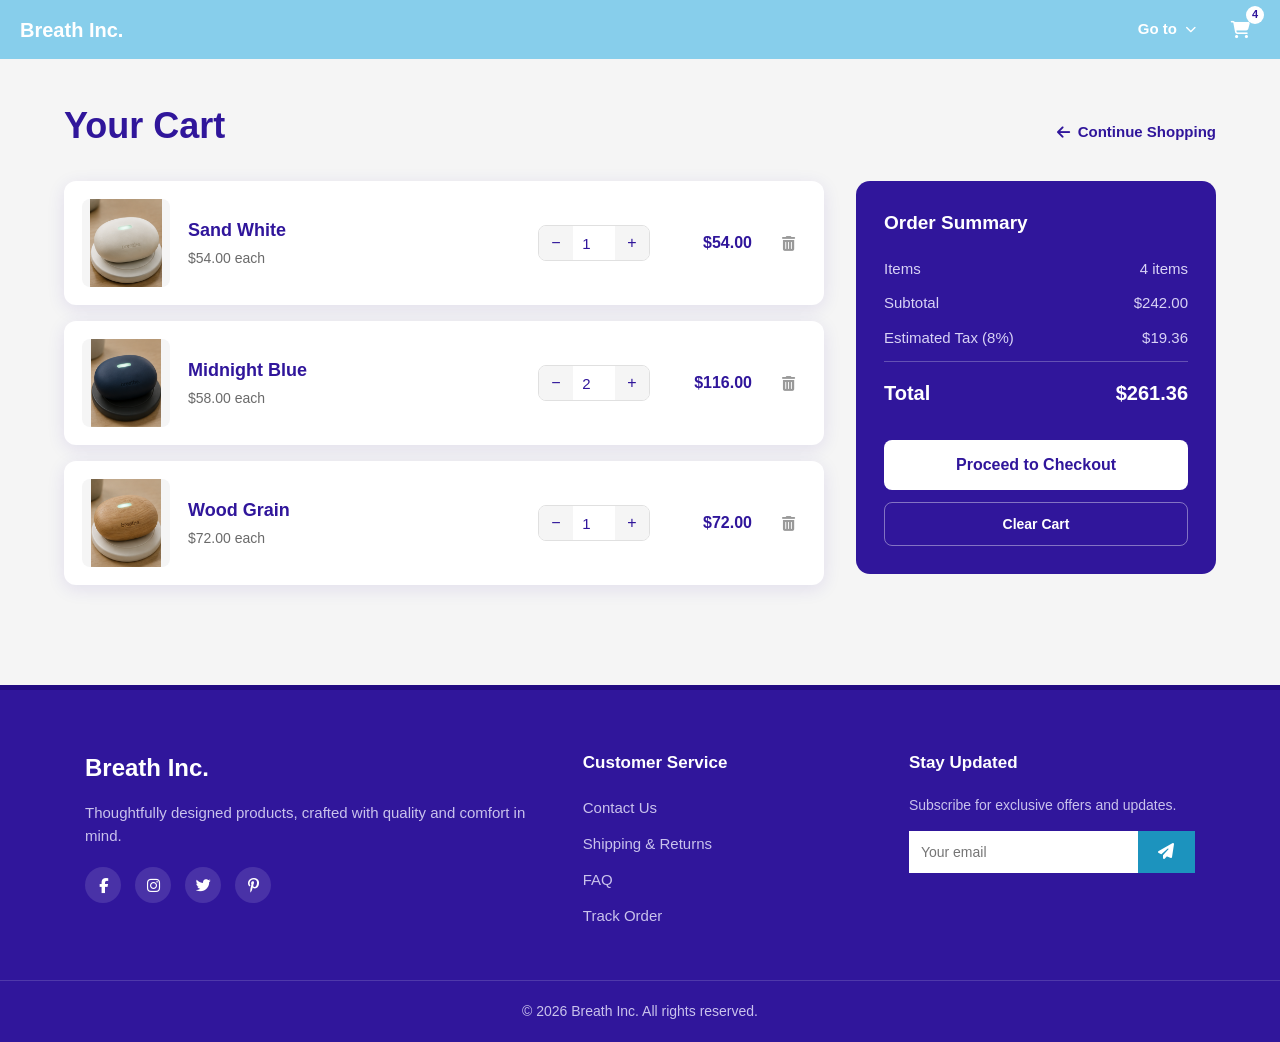
<file: view-cart/view-cart.html>
<!DOCTYPE html>
<html lang="en">

<head>
    <meta charset="UTF-8">
    <meta name="viewport" content="width=device-width, initial-scale=1.0">

    <title>Your Cart — Breath Inc.</title>

    <link rel="stylesheet" href="../main-styles.css">

    <!-- Font Awesome -->
    <link rel="stylesheet"
          href="https://cdnjs.cloudflare.com/ajax/libs/font-awesome/6.5.2/css/all.min.css">
</head>

<body>

    <!-- Skip link for keyboard / screen reader users -->
    <a class="skip-link" href="#cartMain">Skip to cart</a>

    <!-- =====NAVIGATION BAR===== -->

    <div class="navbar">
        <div class="logo">
            Breath Inc.
        </div>

        <div class="nav-links">
            <div class="dropdown">
                <button type="button" class="dropdown-toggle">
                    Go to<i class="fa-solid fa-chevron-down"></i>
                </button>

                <div class="dropdown-menu">
                    <a href="../customer-service/customer-service.html#contact">
                        <i class="fa-solid fa-envelope"></i> Contact Us
                    </a>
                    <a href="../customer-service/customer-service.html#shipping">
                        <i class="fa-solid fa-truck"></i> Shipping &amp; Returns
                    </a>
                    <a href="../customer-service/customer-service.html#faq">
                        <i class="fa-solid fa-circle-question"></i> FAQ
                    </a>
                    <a href="../customer-service/customer-service.html#track">
                        <i class="fa-solid fa-box"></i> Track Order
                    </a>
                </div>
            </div>

            <a href="view-cart.html" class="cart-link" aria-current="page" aria-label="View cart, 0 items">
                <i class="fa-solid fa-cart-shopping" aria-hidden="true"></i>
                <span class="cart-count" id="cartCount">0</span>
            </a>
        </div>
    </div>

    <!-- =====CART PAGE===== -->

    <main id="cartMain" class="cart-page">

        <div class="cart-page-heading">
            <h1>Your Cart</h1>
            <a href="../index.html" class="back-to-shop">
                <i class="fa-solid fa-arrow-left" aria-hidden="true"></i> Continue Shopping
            </a>
        </div>

        <div class="cart-layout" id="cartLayout">

            <ul class="cart-list" id="cartList" aria-label="Items in your cart">
                <!-- Cart items are rendered here by cart-script.js -->
            </ul>

            <aside class="cart-summary" aria-labelledby="summaryHeading">
                <h2 id="summaryHeading">Order Summary</h2>

                <div class="summary-row">
                    <span>Items</span>
                    <span id="summaryCount">0 items</span>
                </div>

                <div class="summary-row">
                    <span>Subtotal</span>
                    <span id="summarySubtotal" aria-live="polite">$0.00</span>
                </div>

                <div class="summary-row">
                    <span>Estimated Tax (8%)</span>
                    <span id="summaryTax" aria-live="polite">$0.00</span>
                </div>

                <div class="summary-row total">
                    <span>Total</span>
                    <span id="summaryTotal" aria-live="polite">$0.00</span>
                </div>

                <button type="button" id="checkoutBtn" class="checkout-btn">
                    Proceed to Checkout
                </button>
                <button type="button" id="clearCartBtn" class="clear-cart-btn">
                    Clear Cart
                </button>
            </aside>

        </div>

        <div class="cart-empty" id="cartEmpty" hidden>
            <i class="fa-solid fa-cart-shopping" aria-hidden="true"></i>
            <h2>Your cart is empty</h2>
            <p>Browse our collection and find a finish you love.</p>
            <a href="../index.html" class="shop-now-btn">Shop Now</a>
        </div>

    </main>

    <footer class="site-footer">

        <div class="footer-container">

            <div class="footer-col footer-brand">
                <h2 class="footer-logo">Breath Inc.</h2>
                <p class="footer-tagline">
                    Thoughtfully designed products, crafted with quality
                    and comfort in mind.
                </p>
                <div class="footer-socials">
                    <a href="#" aria-label="Facebook"><i class="fa-brands fa-facebook-f"></i></a>
                    <a href="#" aria-label="Instagram"><i class="fa-brands fa-instagram"></i></a>
                    <a href="#" aria-label="Twitter"><i class="fa-brands fa-twitter"></i></a>
                    <a href="#" aria-label="Pinterest"><i class="fa-brands fa-pinterest-p"></i></a>
                </div>
            </div>

            <div class="footer-col">
                <h3>Customer Service</h3>
                <ul>
                    <li><a href="../customer-service/customer-service.html#contact">Contact Us</a></li>
                    <li><a href="../customer-service/customer-service.html#shipping">Shipping &amp; Returns</a></li>
                    <li><a href="../customer-service/customer-service.html#faq">FAQ</a></li>
                    <li><a href="../customer-service/customer-service.html#track">Track Order</a></li>
                </ul>
            </div>

            <div class="footer-col footer-newsletter">
                <h3>Stay Updated</h3>
                <p>Subscribe for exclusive offers and updates.</p>
                <form class="newsletter-form" action="#">
                    <label for="cartNewsletterEmail" class="sr-only">Your email</label>
                    <input id="cartNewsletterEmail" type="email" placeholder="Your email" name="newsletter-email" required>
                    <button type="submit" aria-label="Subscribe">
                        <i class="fa-solid fa-paper-plane"></i>
                    </button>
                </form>
            </div>

        </div>

        <div class="footer-bottom">
            <p>&copy; 2026 Breath Inc. All rights reserved.</p>
        </div>

    </footer>

    <script src="../javascript_main/cart-script.js"></script>
    <script src="../javascript_main/navbar-script.js"></script>
</body>
</html>
</file>
<file: main-styles.css>
/* =========================================
   RESET
   ========================================= */

* {
    margin: 0;
    padding: 0;
    box-sizing: border-box;
}

body {
    font-family: Arial, sans-serif;
    overflow-x: clip;
    background-color: #f5f5f5;
}


/* =========================================
   NAVBAR
   ========================================= */

.navbar {
    width: 100%;
    min-height: 59px;

    display: flex;
    align-items: center;
    justify-content: space-between;
    gap: 20px;

    background-color: #87CEEB;

    padding: 0 20px;

    position: sticky;
    top: 0;
    z-index: 1000;
}

/* =========================================
   LOGO
   ========================================= */

.logo {
    flex: 0 0 auto;

    font-size: 20px;
    font-weight: bold;

    color: #ffffff;
    white-space: nowrap;
}

/* =========================================
   SEARCH
   ========================================= */

.search-box-section {
    flex: 1 1 auto;
    max-width: 500px;

    display: flex;
    align-items: center;
    justify-content: center;
}

.search-box {
    width: 100%;
    height: 38px;

    display: flex;
    align-items: center;

    background-color: white;
    border-radius: 20px;
    overflow: hidden;
}

.search-box input {
    flex: 1;
    height: 100%;

    border: none;
    outline: none;

    padding: 5px 15px;

    font-size: 15px;
}

.search-box button {
    flex: 0 0 auto;
    width: 45px;
    height: 100%;

    border: none;
    background: transparent;

    cursor: pointer;

    font-size: 18px;
    color: #30169b;
}

.search-box-section {
    position: relative;
}

.search-suggestions {
    display: none;

    position: absolute;
    top: calc(100% + 8px);
    left: 0;
    right: 0;

    max-height: 260px;
    overflow-y: auto;

    background-color: #ffffff;
    border-radius: 10px;
    box-shadow: 0 14px 32px rgba(48, 22, 155, 0.22);

    padding: 6px;

    z-index: 1001;
}

.search-suggestions.show {
    display: block;
}

.search-suggestion-item {
    padding: 10px 14px;
    border-radius: 6px;

    color: #30169b;
    font-size: 14px;
    font-weight: 500;

    cursor: pointer;

    transition: 0.2s ease;
}

.search-suggestion-item:hover {
    background-color: #ece8fb;
}

/* =========================================
   NAV LINKS / CUSTOMER SERVICE DROPDOWN
   ========================================= */

.nav-links {
    flex: 0 0 auto;

    display: flex;
    align-items: center;
}

.dropdown {
    position: relative;

    height: 100%;

    display: flex;
    align-items: center;
}

.dropdown-toggle {
    display: flex;
    align-items: center;
    gap: 8px;

    border: none;
    background: transparent;

    padding: 8px 16px;
    border-radius: 20px;

    color: #ffffff;
    font-size: 15px;
    font-weight: bold;
    font-family: inherit;

    cursor: pointer;

    transition: 0.3s ease;
}

.dropdown-toggle i {
    font-size: 11px;
    transition: transform 0.3s ease;
}

.dropdown-toggle:hover,
.dropdown.active .dropdown-toggle {
    background-color: rgba(255, 255, 255, 0.18);
}

.dropdown.active .dropdown-toggle i {
    transform: rotate(180deg);
}

.dropdown-menu {
    position: absolute;
    top: calc(100% + 14px);
    left: 50%;
    transform: translateX(-50%) translateY(-8px);

    min-width: 235px;

    background-color: #ffffff;
    border-radius: 10px;
    box-shadow: 0 14px 32px rgba(48, 22, 155, 0.22);

    padding: 8px;

    opacity: 0;
    visibility: hidden;
    pointer-events: none;

    transition: 0.25s ease;

    z-index: 1001;
}

.dropdown.active .dropdown-menu {
    opacity: 1;
    visibility: visible;
    pointer-events: auto;

    transform: translateX(-50%) translateY(0);
}

.dropdown-menu a {
    display: flex;
    align-items: center;
    gap: 12px;

    padding: 11px 14px;
    border-radius: 6px;

    color: #30169b;
    font-size: 14px;
    font-weight: 500;

    text-decoration: none;

    transition: 0.2s ease;
}

.dropdown-menu a:hover {
    background-color: #ece8fb;
}

.dropdown-menu a i {
    width: 16px;
    text-align: center;

    color: #1c93be;
    font-size: 14px;
}


/* =========================================
   VIEW CART
   ========================================= */

.view-cart-section {
    width: 15%;
    height: 100%;

    display: flex;
    align-items: center;
    justify-content: center;
}

.view-cart-section a {
    color: #ffffff;

    font-size: 18px;
    font-weight: bold;

    text-decoration: none;
    transition: 0.3s ease;
}

.view-cart-section a:hover {
    color: #1c93be;
    transition: 0.3s ease;
}

/* =========================================
   MAIN PRODUCTS
   ========================================= */

.products {
    padding-top: 122px;
    padding-bottom: 155px;
}


/* =========================================
   PRODUCT SECTION
   ========================================= */

.product-container {
    width: 100%;
    min-height: 700px;

    display: flex;
    align-items: center;

    padding: 100px 35px 55px 35px;

    gap: 30px;

}


/* =========================================
   TEXT CONTAINER
   ========================================= */

.text-container {
    width: 48%;
    padding-left: 0;
}

.productName {
    margin-bottom: 28px;

    color: #30169b;

    font-size: 54px;
    font-weight: 500;

    text-align: left;
}

.description {
    width: 86%;

    color: #30169b;

    font-size: 20px;
    line-height: 1.4;

    text-align: left;
}


/* =========================================
   ADD TO CART
   ========================================= */

.addCart {
    display: block;

    width: 200px;
    height: 48px;

    margin-top: 35px;

    border: none;

    background-color: #30169b;
    color: white;

    font-size: 16px;
    font-weight: bold;

    cursor: pointer;
}

.addCart:hover {
    background-color: #241075;
}


/* =========================================
   PRODUCT IMAGE
   ========================================= */

.productImg {
    width: 50%;
    height: 605px;

    display: flex;
    align-items: center;
    justify-content: center;

    overflow: hidden;
}

.productImg img {
    width: 100%;
    height: 100%;

    object-fit: contain;
}

/* =========================================
   CAROUSEL
   ========================================= */

.hero-carousel {
    position: relative;

    width: 100%;
    height: 450px;

    overflow: hidden;
    
    border-bottom: 15px solid #30169b;
}

.carousel-track {
    display: flex;
    width: 500%;
    height: 130%;

    transition: transform 0.5s ease-in-out;
}

.carousel-slide {
    width: 20%;
    height: 130%;
    flex-shrink: 0;
}

.carousel-slide img {
    width: 100%;
    height: 100%;
    object-fit: cover;
    display: block;
}

.carousel-btn {
    position: absolute;
    top: 50%;
    transform: translateY(-50%);

    width: 44px;
    height: 44px;
    border: none;
    border-radius: 50%;

    background-color: rgba(48, 22, 155, 0.6);
    color: white;

    font-size: 18px;
    cursor: pointer;

    display: flex;
    align-items: center;
    justify-content: center;

    transition: 0.3s ease;
    z-index: 10;
}

.carousel-btn:hover {
    background-color: rgba(48, 22, 155, 0.9);
}

.carousel-btn.prev { left: 20px; }
.carousel-btn.next { right: 20px; }

.carousel-dots {
    position: absolute;
    bottom: 15px;
    left: 50%;
    transform: translateX(-50%);

    display: flex;
    gap: 10px;

    z-index: 10;
}

.dot {
    width: 10px;
    height: 10px;
    border-radius: 50%;

    background-color: rgba(255, 255, 255, 0.6);
    cursor: pointer;

    transition: 0.3s ease;
}

.dot.active {
    background-color: white;
    width: 14px;
    height: 14px;
}

/* =========================================
   FOOTER
   ========================================= */

.site-footer {
    width: 100%;

    background-color: #30169b;
    color: #ffffff;

    padding-top: 60px;

    border-top: 5px solid #230c82;
}

.footer-container {
    display: flex;
    flex-wrap: wrap;

    gap: 40px;

    padding: 0 45px 40px 45px;
}

.footer-col {
    flex: 1;
    min-width: 180px;
}

.footer-brand {
    flex: 1.6;
    min-width: 240px;
}

.footer-logo {
    font-size: 24px;
    font-weight: bold;

    margin-bottom: 16px;
}

.footer-tagline {
    font-size: 15px;
    line-height: 1.5;

    color: #c9c2ec;

    margin-bottom: 20px;
}

.footer-socials {
    display: flex;
    gap: 14px;
}

.footer-socials a {
    width: 36px;
    height: 36px;

    display: flex;
    align-items: center;
    justify-content: center;

    border-radius: 50%;
    background-color: rgba(255, 255, 255, 0.12);
    color: #ffffff;

    text-decoration: none;
    font-size: 15px;

    transition: 0.3s ease;
}

.footer-socials a:hover {
    background-color: #1c93be;
}

.footer-col h3 {
    font-size: 17px;
    font-weight: bold;

    margin-bottom: 20px;
}

.footer-col ul {
    list-style: none;
}

.footer-col ul li {
    margin-bottom: 12px;
}

.footer-col ul li a {
    color: #c9c2ec;

    font-size: 15px;
    text-decoration: none;

    transition: 0.3s ease;
}

.footer-col ul li a:hover {
    color: #ffffff;
}

.footer-newsletter p {
    font-size: 14px;
    color: #c9c2ec;

    margin-bottom: 16px;
    line-height: 1.4;
}

.newsletter-form {
    display: flex;
    height: 42px;
}

.newsletter-form input {
    width: 80%;
    height: 100%;

    border: none;
    outline: none;

    padding: 0 12px;

    font-size: 14px;
}

.newsletter-form button {
    width: 20%;
    height: 100%;

    border: none;
    background-color: #1c93be;
    color: #ffffff;

    font-size: 16px;
    cursor: pointer;

    transition: 0.3s ease;
}

.newsletter-form button:hover {
    background-color: #157a9e;
}

.footer-bottom {
    text-align: center;

    padding: 20px 15px;

    border-top: 1px solid rgba(255, 255, 255, 0.15);

    font-size: 14px;
    color: #c9c2ec;
}


/* ==================================================
   TABLET
   Screens between 769px and 1024px
   ================================================== */

@media screen and (max-width: 1024px) {

    .navbar {
        min-height: 50px;
    }

    .logo {
        font-size: 19px;
    }

    .dropdown-toggle {
        font-size: 13px;
        padding: 7px 12px;
    }

    .view-cart-section {
        width: 17%;
    }

    .view-cart-section a {
        font-size: 16px;
    }


    /* Product */

    .product1 {
        min-height: 600px;

        padding: 70px 30px 50px 30px;

        gap: 25px;
    }

    .text-container {
        width: 48%;
    }

    .productName {
        font-size: 42px;
        margin-bottom: 20px;
    }

    .description {
        width: 95%;

        font-size: 18px;
        line-height: 1.4;
    }

    .addCart {
        width: 180px;
        height: 45px;

        margin-top: 30px;
    }

    .productImg {
        width: 52%;
        height: 500px;
    }
}


/* ==================================================
   MOBILE
   Screens 768px and below
   ================================================== */

@media screen and (max-width: 768px) {

    .navbar {
        min-height: 50px;
        flex-wrap: wrap;
        padding: 8px 10px;
    }

    .logo {
        font-size: 19px;
    }

    .search-box-section {
        order: 3;
        flex-basis: 100%;
        max-width: none;
        height: 40px;
        margin-top: 8px;
    }

    .search-box input {
        height: 32px;
    }

    .search-box button {
        font-size: 20px;
    }

    .nav-links {
        order: 2;
    }

    .dropdown-toggle {
        font-size: 14px;
        padding: 8px 16px;

        background-color: rgba(255, 255, 255, 0.15);
        border-radius: 20px;
    }

    .dropdown-menu {
        left: 50%;
        right: auto;
        transform: translateX(-50%) translateY(-8px);
        min-width: 220px;
    }

    .dropdown.active .dropdown-menu {
        transform: translateX(-50%) translateY(0);
    }


    /* -------------------------
       PRODUCT SECTION
       ------------------------- */

    .product1 {
        width: 100%;
        min-height: auto;

        flex-direction: column;

        padding: 50px 20px;

        gap: 40px;
    }


    /* -------------------------
       TEXT
       ------------------------- */

    .text-container {
        width: 100%;

        display: flex;
        flex-direction: column;
        align-items: center;
    }

    .productName {
        width: 100%;

        margin-bottom: 20px;

        font-size: 40px;

        text-align: center;
    }

    .description {
        width: 90%;

        font-size: 18px;
        line-height: 1.5;

        text-align: center;
    }

    .addCart {
        width: 200px;
        height: 48px;

        margin-top: 30px;
    }


    /* -------------------------
       PRODUCT IMAGE
       ------------------------- */

    .productImg {
        width: 90%;
        height: 450px;
    }

}


/* ==================================================
   SMALL MOBILE
   Screens 480px and below
   ================================================== */

@media screen and (max-width: 480px) {

    /* Navbar */

    .navbar {
        padding: 8px;
    }

    .logo {
        font-size: 17px;
    }

    .search-box-section {
        height: 38px;
    }

    .search-box input {
        height: 30px;

        font-size: 14px;
    }

    .search-box button {
        height: 30px;

        font-size: 20px;
    }

    .dropdown-toggle {
        font-size: 12px;
        padding: 6px;
    }

    .dropdown-menu {
        min-width: 190px;
    }

    .dropdown-menu a {
        font-size: 13px;
        padding: 9px 10px;
    }


    /* Product */

    .product1 {
        padding: 40px 15px;
        gap: 30px;
    }

    .productName {
        font-size: 32px;
    }

    .description {
        width: 95%;

        font-size: 16px;
        line-height: 1.5;
    }

    .addCart {
        width: 180px;
        height: 45px;

        font-size: 14px;
    }

    .productImg {
        width: 100%;
        height: 350px;
    }
}

/* =========================================
   SEARCH HIGHLIGHT
   ========================================= */

.product-container.search-highlight {
    outline: 3px solid #1c93be;
    outline-offset: -3px;
    border-radius: 6px;
    background-color: rgba(28, 147, 190, 0.06);
}
/* Screen-reader-only labels: visually hidden but available to assistive technology */
.sr-only {
    position: absolute;
    width: 1px;
    height: 1px;
    padding: 0;
    margin: -1px;
    overflow: hidden;
    clip: rect(0, 0, 0, 0);
    white-space: nowrap;
    border: 0;
}


/* =========================================================
   RESPONSIVE + ACCESSIBILITY PATCH
   ========================================================= */

/* Prevent content from becoming wider than the viewport */
html {
    width: 100%;
    overflow-x: clip;
    scroll-behavior: smooth;
}

body {
    width: 100%;
    min-width: 0;
    overflow-x: clip;
    line-height: 1.5;
}

/* Make interactive controls easier to use with mouse, keyboard and touch */
button,
input,
a {
    font: inherit;
}

button,
a {
    -webkit-tap-highlight-color: transparent;
}

button:focus-visible,
a:focus-visible,
input:focus-visible {
    outline: 3px solid #ffbf00;
    outline-offset: 3px;
}

/* Better text selection and form usability */
input {
    min-width: 0;
}

/* The original desktop product spacing is too large for smaller screens */
.products {
    padding: 0;
}

.product-container {
    width: min(1200px, 100%);
    min-height: 650px;
    margin: 0 auto;
    padding: clamp(50px, 7vw, 100px) clamp(20px, 4vw, 35px);
}

/* Keep product content balanced on desktop */
.text-container {
    flex: 1 1 48%;
    width: auto;
    min-width: 0;
}

.productImg {
    flex: 1 1 50%;
    width: auto;
    max-width: 600px;
    height: clamp(350px, 45vw, 605px);
    min-width: 0;
}

.productImg img {
    max-width: 100%;
}

/* Scalable typography */
.productName {
    font-size: clamp(2rem, 4vw, 3.375rem);
}

.description {
    width: 100%;
    max-width: 650px;
    font-size: clamp(1rem, 1.5vw, 1.25rem);
}

/* Footer adapts naturally */
.footer-container {
    width: min(1200px, 100%);
    margin: 0 auto;
}

/* =========================================================
   TABLET
   ========================================================= */

@media screen and (max-width: 1024px) {
    .navbar {
        gap: 12px;
        padding: 8px 16px;
    }

    .search-box-section {
        max-width: 360px;
    }

    .view-cart-section {
        width: auto;
    }

    .product-container {
        min-height: 0;
        gap: 25px;
    }

    .productImg {
        height: 480px;
    }

    .footer-container {
        padding-left: 30px;
        padding-right: 30px;
        gap: 30px;
    }
}

/* =========================================================
   MOBILE
   ========================================================= */

@media screen and (max-width: 768px) {
    .navbar {
        min-height: 0;
        display: grid;
        grid-template-columns: 1fr auto;
        gap: 8px 10px;
        padding: 10px 12px;
    }

    .logo {
        font-size: 19px;
        align-self: center;
    }

    .nav-links {
        order: initial;
        justify-self: end;
    }

    .dropdown-toggle {
        min-height: 44px;
        padding: 8px 12px;
        font-size: 14px;
    }

    .search-box-section {
        order: initial;
        grid-column: 1 / -1;
        width: 100%;
        max-width: none;
        height: 42px;
        margin-top: 0;
    }

    .search-box {
        height: 42px;
    }

    .search-box input {
        height: 100%;
        font-size: 16px; /* prevents mobile browsers from zooming on focus */
    }

    .search-box button {
        width: 48px;
        min-width: 48px;
        min-height: 42px;
    }

    .search-suggestions {
        left: 0;
        right: 0;
        max-height: 50vh;
    }

    .dropdown-menu {
        position: absolute;
        top: calc(100% + 8px);
        right: 0;
        left: auto;
        min-width: min(240px, calc(100vw - 24px));
        max-width: calc(100vw - 24px);
        transform: translateY(-8px);
    }

    .dropdown.active .dropdown-menu {
        transform: translateY(0);
    }

    .dropdown-menu a {
        min-height: 44px;
        padding: 11px 14px;
    }

    .hero-carousel {
        height: clamp(220px, 58vw, 380px);
        border-bottom-width: 8px;
    }

    .carousel-btn {
        width: 44px;
        height: 44px;
    }

    .carousel-btn.prev {
        left: 10px;
    }

    .carousel-btn.next {
        right: 10px;
    }

    .carousel-dots {
        bottom: 10px;
    }

    .dot {
        width: 12px;
        height: 12px;
    }

    .dot.active {
        width: 14px;
        height: 14px;
    }

    .product-container {
        flex-direction: column;
        align-items: center;
        min-height: 0;
        padding: 55px 20px;
        gap: 30px;
    }

    .text-container {
        width: 100%;
        align-items: center;
        text-align: center;
    }

    .productName {
        width: 100%;
        margin-bottom: 18px;
        text-align: center;
    }

    .description {
        width: 100%;
        max-width: 650px;
        text-align: center;
    }

    .addCart {
        width: min(100%, 260px);
        min-height: 48px;
        height: auto;
        margin-top: 25px;
    }

    .productImg {
        width: min(100%, 520px);
        height: clamp(280px, 65vw, 430px);
    }

    .footer-container {
        display: grid;
        grid-template-columns: 1fr 1fr;
        gap: 35px 25px;
        padding: 40px 25px 30px;
    }

    .footer-brand {
        grid-column: 1 / -1;
        min-width: 0;
    }

    .footer-col {
        min-width: 0;
    }

    .newsletter-form {
        height: auto;
        min-height: 44px;
    }

    .newsletter-form input {
        min-width: 0;
        width: 75%;
        font-size: 16px;
    }

    .newsletter-form button {
        width: 25%;
        min-width: 50px;
    }

    .footer-socials a {
        width: 44px;
        height: 44px;
    }
}

/* =========================================================
   SMALL MOBILE
   ========================================================= */

@media screen and (max-width: 480px) {
    .navbar {
        padding: 8px 10px;
    }

    .logo {
        font-size: 17px;
    }

    .dropdown-toggle {
        font-size: 13px;
        min-height: 44px;
        padding: 8px 10px;
    }

    .hero-carousel {
        height: 230px;
    }

    .carousel-btn {
        width: 40px;
        height: 40px;
    }

    .product-container {
        padding: 45px 15px;
        gap: 25px;
    }

    .productName {
        font-size: clamp(1.8rem, 9vw, 2.3rem);
    }

    .description {
        font-size: 1rem;
        line-height: 1.6;
    }

    .productImg {
        width: 100%;
        height: 300px;
    }

    .footer-container {
        grid-template-columns: 1fr;
        padding: 35px 20px 25px;
        gap: 30px;
    }

    .footer-brand {
        grid-column: auto;
    }

    .footer-col h3 {
        margin-bottom: 14px;
    }

    .footer-col ul li {
        margin-bottom: 10px;
    }
}

/* =========================================================
   REDUCED MOTION
   ========================================================= */

@media (prefers-reduced-motion: reduce) {
    html {
        scroll-behavior: auto;
    }

    *,
    *::before,
    *::after {
        animation-duration: 0.01ms !important;
        animation-iteration-count: 1 !important;
        transition-duration: 0.01ms !important;
        scroll-behavior: auto !important;
    }
}


/* =========================================
   SKIP LINK (ACCESSIBILITY)
   ========================================= */

.skip-link {
    position: absolute;
    left: -999px;
    top: 0;
    z-index: 2000;

    background-color: #30169b;
    color: #ffffff;

    padding: 12px 20px;
    border-radius: 0 0 8px 0;

    font-weight: bold;
    text-decoration: none;
}

.skip-link:focus {
    left: 0;
}

/* =========================================
   NAVBAR CART LINK
   ========================================= */

.nav-links {
    gap: 8px;
}

.cart-link {
    position: relative;

    width: 40px;
    height: 40px;

    display: flex;
    align-items: center;
    justify-content: center;

    border-radius: 50%;

    color: #ffffff;
    font-size: 17px;
    text-decoration: none;

    transition: 0.3s ease;
}

.cart-link:hover,
.cart-link:focus-visible {
    background-color: rgba(255, 255, 255, 0.18);
}

.cart-count {
    position: absolute;
    top: -4px;
    right: -4px;

    min-width: 18px;
    height: 18px;
    padding: 0 4px;

    display: flex;
    align-items: center;
    justify-content: center;

    border-radius: 999px;

    background-color: #ffffff;
    color: #30169b;

    font-size: 11px;
    font-weight: bold;
    line-height: 1;
}

/* =========================================
   ADD TO CART TOAST (index.html)
   ========================================= */

.cart-toast {
    position: fixed;
    left: 50%;
    bottom: 24px;
    transform: translateX(-50%) translateY(20px);

    background-color: #30169b;
    color: #ffffff;

    padding: 14px 22px;
    border-radius: 8px;

    font-size: 14px;
    font-weight: bold;

    box-shadow: 0 10px 26px rgba(48, 22, 155, 0.35);

    opacity: 0;
    pointer-events: none;

    transition: 0.3s ease;
    z-index: 2000;
}

.cart-toast.show {
    opacity: 1;
    transform: translateX(-50%) translateY(0);
}

/* =========================================
   CART PAGE
   ========================================= */

.cart-page {
    width: min(1200px, 100%);
    margin: 0 auto;
    padding: 40px 24px 100px;
}

.cart-page-heading {
    display: flex;
    align-items: baseline;
    justify-content: space-between;
    flex-wrap: wrap;
    gap: 12px;

    margin-bottom: 28px;
}

.cart-page-heading h1 {
    color: #30169b;
    font-size: clamp(1.75rem, 4vw, 2.25rem);
}

.back-to-shop {
    display: inline-flex;
    align-items: center;
    gap: 8px;

    color: #30169b;
    font-size: 15px;
    font-weight: bold;
    text-decoration: none;
}

.back-to-shop:hover {
    text-decoration: underline;
}

.cart-layout {
    display: grid;
    grid-template-columns: 1fr 360px;
    gap: 32px;
    align-items: start;
}

/* -----------------------------------------
   CART ITEM LIST
   ----------------------------------------- */

.cart-list {
    list-style: none;
    display: flex;
    flex-direction: column;
    gap: 16px;
}

.cart-item {
    display: flex;
    align-items: center;
    flex-wrap: wrap;
    gap: 18px;

    background-color: #ffffff;
    border-radius: 12px;
    box-shadow: 0 4px 18px rgba(48, 22, 155, 0.1);

    padding: 18px;
}

.cart-item-image {
    flex: 0 0 auto;

    width: 88px;
    height: 88px;

    display: flex;
    align-items: center;
    justify-content: center;

    background-color: #f5f5f5;
    border-radius: 8px;
    overflow: hidden;
}

.cart-item-image img {
    width: 100%;
    height: 100%;
    object-fit: contain;
}

.cart-item-details {
    flex: 1 1 160px;
    min-width: 140px;
}

.cart-item-name {
    color: #30169b;
    font-size: 18px;
    font-weight: bold;

    margin-bottom: 4px;
}

.cart-item-price {
    color: #6a6a6a;
    font-size: 14px;
}

.cart-item-qty {
    display: flex;
    align-items: center;

    border: 1px solid #e0e0e0;
    border-radius: 8px;
    overflow: hidden;
}

.qty-btn {
    width: 34px;
    height: 34px;

    border: none;
    background-color: #f5f5f5;

    color: #30169b;
    font-size: 16px;
    line-height: 1;

    cursor: pointer;
    transition: 0.2s ease;
}

.qty-btn:hover {
    background-color: #ece8fb;
}

.qty-input {
    width: 42px;
    height: 34px;

    border: none;
    text-align: center;

    font-size: 15px;
    color: #30169b;
}

.qty-input::-webkit-inner-spin-button,
.qty-input::-webkit-outer-spin-button {
    margin: 0;
}

.cart-item-linetotal {
    min-width: 84px;

    color: #30169b;
    font-size: 16px;
    font-weight: bold;
    text-align: right;
}

.remove-btn {
    width: 36px;
    height: 36px;

    display: flex;
    align-items: center;
    justify-content: center;

    border: none;
    background-color: transparent;
    border-radius: 50%;

    color: #999999;
    font-size: 15px;

    cursor: pointer;
    transition: 0.2s ease;
}

.remove-btn:hover {
    background-color: #fdecea;
    color: #c0392b;
}

/* -----------------------------------------
   ORDER SUMMARY
   ----------------------------------------- */

.cart-summary {
    background-color: #30169b;
    color: #ffffff;

    border-radius: 14px;
    padding: 28px;

    position: sticky;
    top: 20px;
}

.cart-summary h2 {
    font-size: 19px;
    margin-bottom: 20px;
}

.summary-row {
    display: flex;
    align-items: center;
    justify-content: space-between;

    color: #d8d2f5;
    font-size: 15px;

    margin-bottom: 12px;
}

.summary-row.total {
    color: #ffffff;
    font-size: 20px;
    font-weight: bold;

    padding-top: 16px;
    margin-top: 8px;

    border-top: 1px solid rgba(255, 255, 255, 0.25);
}

.checkout-btn {
    width: 100%;
    height: 50px;
    margin-top: 20px;

    border: none;
    border-radius: 8px;

    background-color: #ffffff;
    color: #30169b;

    font-size: 16px;
    font-weight: bold;

    cursor: pointer;
    transition: 0.2s ease;
}

.checkout-btn:hover {
    background-color: #ece8fb;
}

.clear-cart-btn {
    width: 100%;
    height: 44px;
    margin-top: 12px;

    border: 1px solid rgba(255, 255, 255, 0.4);
    border-radius: 8px;
    background-color: transparent;

    color: #ffffff;
    font-size: 14px;
    font-weight: bold;

    cursor: pointer;
    transition: 0.2s ease;
}

.clear-cart-btn:hover {
    background-color: rgba(255, 255, 255, 0.12);
}

/* -----------------------------------------
   EMPTY CART STATE
   ----------------------------------------- */

.cart-empty {
    text-align: center;

    background-color: #ffffff;
    border-radius: 14px;
    box-shadow: 0 4px 18px rgba(48, 22, 155, 0.1);

    padding: 80px 20px;
}

.cart-empty i {
    font-size: 44px;
    color: #c9c2ec;
    margin-bottom: 20px;
}

.cart-empty h2 {
    color: #30169b;
    margin-bottom: 10px;
}

.cart-empty p {
    color: #6a6a6a;
    margin-bottom: 24px;
}

.shop-now-btn {
    display: inline-block;

    background-color: #30169b;
    color: #ffffff;

    padding: 14px 32px;
    border-radius: 8px;

    font-weight: bold;
    text-decoration: none;

    transition: 0.2s ease;
}

.shop-now-btn:hover {
    background-color: #241075;
}

/* =========================================================
   CART PAGE — TABLET
   ========================================================= */

@media screen and (max-width: 900px) {
    .cart-layout {
        grid-template-columns: 1fr;
    }

    .cart-summary {
        position: static;
    }
}

/* =========================================================
   CART PAGE — MOBILE
   ========================================================= */

@media screen and (max-width: 560px) {
    .cart-page {
        padding: 28px 16px 70px;
    }

    .cart-item {
        justify-content: space-between;
        padding: 14px;
    }

    .cart-item-details {
        flex: 1 1 100%;
        order: 1;
    }

    .cart-item-image {
        order: 0;
    }

    .cart-item-qty {
        order: 2;
    }

    .cart-item-linetotal {
        order: 3;
        margin-left: auto;
    }

    .remove-btn {
        order: 4;
    }

    .cart-empty {
        padding: 56px 16px;
    }
}
</file>
<file: check-out/checkout-confirmation.css>
:root {
    --sky-blue: #87CEEB;
    --purple: #30169b;
    --purple-soft: #ece8fb;
    --light-bg: #f5f5f5;
    --white: #ffffff;
    --text: #1f1f1f;
    --muted: #6a6a6a;
    --shadow: rgba(48, 22, 155, 0.12);
}

body {
    background: linear-gradient(180deg, #f5f5f5 0%, #f8f7ff 100%);
    color: var(--text);
}

.confirmation-page {
    min-height: calc(100vh - 59px);
    display: flex;
    align-items: center;
    justify-content: center;
    padding: 48px 24px 72px;
}

.confirmation-card {
    width: min(660px, 100%);
    background: var(--white);
    border-radius: 18px;
    box-shadow: 0 18px 42px var(--shadow);
    padding: clamp(28px, 5vw, 52px);
    text-align: center;
    border: 1px solid rgba(48, 22, 155, 0.08);
}

.confirmation-icon {
    display: inline-flex;
    align-items: center;
    justify-content: center;
    width: 78px;
    height: 78px;
    border-radius: 50%;
    background: rgba(48, 22, 155, 0.08);
    color: var(--purple);
    font-size: 2.2rem;
    margin-bottom: 18px;
}

.transaction-label {
    margin: 0 0 8px;
    font-size: 0.78rem;
    font-weight: 700;
    letter-spacing: 0.18em;
    text-transform: uppercase;
    color: var(--purple);
}

.transaction-id {
    display: inline-block;
    margin: 0 auto 20px;
    padding: 12px 18px;
    border-radius: 12px;
    background: #f3f0ff;
    border: 1px solid rgba(48, 22, 155, 0.15);
    color: var(--purple);
    font-size: clamp(1rem, 2vw, 1.4rem);
    font-weight: 800;
    letter-spacing: 0.08em;
    word-break: break-all;
}

#confirmationTitle {
    margin: 0 0 12px;
    font-size: clamp(2rem, 4vw, 3rem);
    line-height: 1.2;
    color: var(--purple);
}

.confirmation-copy {
    max-width: 520px;
    margin: 0 auto 28px;
    color: var(--muted);
    font-size: clamp(1rem, 1.5vw, 1.15rem);
    line-height: 1.7;
}

.home-button {
    display: inline-flex;
    align-items: center;
    justify-content: center;
    min-width: 220px;
    min-height: 52px;
    border: none;
    border-radius: 10px;
    background: var(--purple);
    color: var(--white);
    font-size: 1rem;
    font-weight: 700;
    cursor: pointer;
    transition: transform 0.2s ease, box-shadow 0.2s ease, background-color 0.2s ease;
    box-shadow: 0 10px 20px rgba(48, 22, 155, 0.18);
}

.home-button:hover,
.home-button:focus-visible {
    background: #24106e;
    transform: translateY(-1px);
}

.home-button:focus-visible,
.dropdown-toggle:focus-visible,
.cart-link:focus-visible,
.skip-link:focus-visible {
    outline: 3px solid #ffd166;
    outline-offset: 3px;
}

.skip-link {
    position: absolute;
    left: -9999px;
    top: 0;
    z-index: 2000;
    background: var(--purple);
    color: var(--white);
    padding: 12px 18px;
    border-radius: 0 0 8px 8px;
    text-decoration: none;
}

.skip-link:focus {
    left: 0;
}

@media (max-width: 600px) {
    .confirmation-card {
        padding: 28px 20px;
        border-radius: 14px;
    }

    .transaction-id {
        width: 100%;
        letter-spacing: 0.04em;
    }

    .home-button {
        width: 100%;
    }
}
</file>
<file: customer-service/customer-service.css>
/* =========================================
   CUSTOMER SERVICE PAGE
   Extends main-styles.css — same palette:
   navbar sky blue #87CEEB, brand purple #30169b,
   accent teal #1c93be, muted lilac #c9c2ec
   ========================================= */

/* =========================================
   HERO
   ========================================= */

.cs-hero {
    width: 100%;

    padding: 70px 25px 50px 25px;

    text-align: center;

    background: linear-gradient(160deg, #30169b 0%, #4224b8 100%);
    color: #ffffff;
}

.cs-hero h1 {
    font-size: 42px;
    font-weight: 600;

    margin-bottom: 14px;
}

.cs-hero p {
    font-size: 17px;
    color: #c9c2ec;

    max-width: 560px;
    margin: 0 auto;
}

.cs-hero-nav {
    display: flex;
    flex-wrap: wrap;
    justify-content: center;
    gap: 14px;

    margin-top: 34px;
}

.cs-hero-nav a {
    display: flex;
    align-items: center;
    gap: 8px;

    padding: 10px 20px;

    border-radius: 30px;
    border: 1px solid rgba(255, 255, 255, 0.35);

    color: #ffffff;
    text-decoration: none;
    font-size: 14px;
    font-weight: bold;

    transition: 0.3s ease;
}

.cs-hero-nav a:hover {
    background-color: #ffffff;
    color: #30169b;
}


/* =========================================
   MAIN / SECTIONS
   ========================================= */

.cs-main {
    background-color: #f5f5f5;
}

.cs-section {
    max-width: 1100px;
    margin: 0 auto;

    padding: 70px 30px;
}

.cs-section-alt {
    background-color: #ffffff;
    max-width: 100%;
}

.cs-section-alt > * {
    max-width: 1100px;
    margin-left: auto;
    margin-right: auto;
}

.cs-section-header {
    display: flex;
    align-items: center;
    gap: 20px;

    margin-bottom: 45px;
}

.cs-icon {
    width: 56px;
    height: 56px;
    flex-shrink: 0;

    display: flex;
    align-items: center;
    justify-content: center;

    border-radius: 50%;
    background-color: #ece8fb;
    color: #30169b;

    font-size: 22px;
}

.cs-section-header h2 {
    font-size: 30px;
    font-weight: 600;
    color: #30169b;

    margin-bottom: 6px;
}

.cs-section-header p {
    font-size: 15px;
    color: #555555;
}


/* =========================================
   CONTACT US
   ========================================= */

.cs-contact-grid {
    display: flex;
    gap: 40px;

    flex-wrap: wrap;
}

.cs-contact-cards {
    flex: 1 1 280px;

    display: grid;
    grid-template-columns: 1fr 1fr;
    gap: 18px;

    align-content: start;
}

.cs-info-card {
    display: flex;
    align-items: flex-start;
    gap: 12px;

    padding: 20px;

    background-color: #ffffff;
    border-radius: 10px;
    border: 1px solid #e6e2f7;
}

.cs-info-card i {
    font-size: 20px;
    color: #1c93be;

    margin-top: 3px;
}

.cs-info-card h3 {
    font-size: 15px;
    color: #30169b;

    margin-bottom: 4px;
}

.cs-info-card p {
    font-size: 14px;
    color: #333333;

    margin-bottom: 2px;
}

.cs-info-card span {
    font-size: 12px;
    color: #888888;
}

.cs-contact-form {
    flex: 1.3 1 340px;

    background-color: #ffffff;
    border-radius: 10px;
    border: 1px solid #e6e2f7;

    padding: 30px;
}

.cs-form-row {
    display: flex;
    gap: 16px;
}

.cs-form-row .cs-form-group {
    flex: 1;
}

.cs-form-group {
    margin-bottom: 18px;
}

.cs-form-group label {
    display: block;

    font-size: 13px;
    font-weight: bold;
    color: #30169b;

    margin-bottom: 6px;
}

.cs-form-group input,
.cs-form-group textarea {
    width: 100%;

    padding: 11px 13px;

    border: 1px solid #d8d3f0;
    border-radius: 6px;

    font-size: 14px;
    font-family: inherit;

    outline: none;

    transition: 0.2s ease;
}

.cs-form-group input:focus,
.cs-form-group textarea:focus {
    border-color: #30169b;
}

.cs-form-group textarea {
    resize: vertical;
}

.cs-submit-btn {
    display: inline-flex;
    align-items: center;
    gap: 10px;

    padding: 13px 26px;

    border: none;
    border-radius: 6px;

    background-color: #30169b;
    color: #ffffff;

    font-size: 15px;
    font-weight: bold;

    cursor: pointer;

    transition: 0.3s ease;
}

.cs-submit-btn:hover {
    background-color: #1c93be;
}


/* =========================================
   SHIPPING & RETURNS
   ========================================= */

.cs-columns {
    display: flex;
    gap: 40px;

    flex-wrap: wrap;

    margin-bottom: 50px;
}

.cs-column {
    flex: 1 1 300px;
}

.cs-column h3 {
    display: flex;
    align-items: center;
    gap: 10px;

    font-size: 18px;
    color: #30169b;

    margin-bottom: 20px;
}

.cs-list {
    list-style: none;
}

.cs-list li {
    display: flex;
    flex-direction: column;

    padding: 16px 0;

    border-bottom: 1px solid #ece8fb;
}

.cs-list li:last-child {
    border-bottom: none;
}

.cs-list li strong {
    font-size: 15px;
    color: #222222;

    margin-bottom: 3px;
}

.cs-list li span {
    font-size: 13px;
    color: #888888;
}

.cs-steps h3 {
    font-size: 18px;
    color: #30169b;

    margin-bottom: 24px;
}

.cs-steps-track {
    display: grid;
    grid-template-columns: repeat(4, 1fr);
    gap: 20px;
}

.cs-step {
    padding: 22px 18px;

    background-color: #f5f5f5;
    border-radius: 10px;

    text-align: center;
}

.cs-step-num {
    display: inline-flex;
    align-items: center;
    justify-content: center;

    width: 32px;
    height: 32px;

    border-radius: 50%;
    background-color: #30169b;
    color: #ffffff;

    font-size: 14px;
    font-weight: bold;

    margin-bottom: 12px;
}

.cs-step p {
    font-size: 13px;
    color: #444444;
    line-height: 1.4;
}


/* =========================================
   FAQ
   ========================================= */

.cs-faq-list {
    display: flex;
    flex-direction: column;
    gap: 12px;
}

.cs-faq-item {
    background-color: #ffffff;
    border: 1px solid #e6e2f7;
    border-radius: 8px;

    padding: 18px 22px;
}

.cs-faq-item summary {
    cursor: pointer;

    font-size: 15px;
    font-weight: bold;
    color: #30169b;

    list-style: none;

    display: flex;
    align-items: center;
    justify-content: space-between;
}

.cs-faq-item summary::-webkit-details-marker {
    display: none;
}

.cs-faq-item summary::after {
    content: "+";

    font-size: 20px;
    font-weight: normal;
    color: #1c93be;

    margin-left: 12px;
    transition: 0.3s ease;
}

.cs-faq-item[open] summary::after {
    content: "\2212";
}

.cs-faq-item p {
    font-size: 14px;
    color: #555555;
    line-height: 1.5;

    margin-top: 14px;
}


/* =========================================
   TRACK ORDER
   ========================================= */

.cs-track-form {
    display: flex;
    align-items: flex-end;
    gap: 16px;

    flex-wrap: wrap;

    background-color: #f5f5f5;
    border-radius: 10px;

    padding: 26px;

    margin-bottom: 45px;
}

.cs-track-form .cs-form-group {
    flex: 1 1 220px;
    margin-bottom: 0;
}

.cs-track-form .cs-submit-btn {
    flex-shrink: 0;
}

.cs-track-status {
    padding: 10px 0 0 0;
}

.cs-track-line {
    display: flex;
    justify-content: space-between;

    position: relative;
}

.cs-track-line::before {
    content: "";

    position: absolute;
    top: 20px;
    left: 20px;
    right: 20px;

    height: 3px;

    background-color: #e6e2f7;

    z-index: 0;
}

.cs-track-point {
    position: relative;
    z-index: 1;

    display: flex;
    flex-direction: column;
    align-items: center;
    gap: 10px;

    flex: 1;
}

.cs-track-point i {
    width: 40px;
    height: 40px;

    display: flex;
    align-items: center;
    justify-content: center;

    border-radius: 50%;
    background-color: #e6e2f7;
    color: #aaaaaa;

    font-size: 15px;
}

.cs-track-point span {
    font-size: 13px;
    color: #888888;
    font-weight: bold;
}

.cs-track-point.done i {
    background-color: #30169b;
    color: #ffffff;
}

.cs-track-point.done span {
    color: #30169b;
}

.cs-track-point.active i {
    background-color: #1c93be;
    color: #ffffff;
}

.cs-track-point.active span {
    color: #1c93be;
}

.cs-track-note {
    text-align: center;

    font-size: 12px;
    color: #999999;

    margin-top: 24px;
    font-style: italic;
}
</file>
